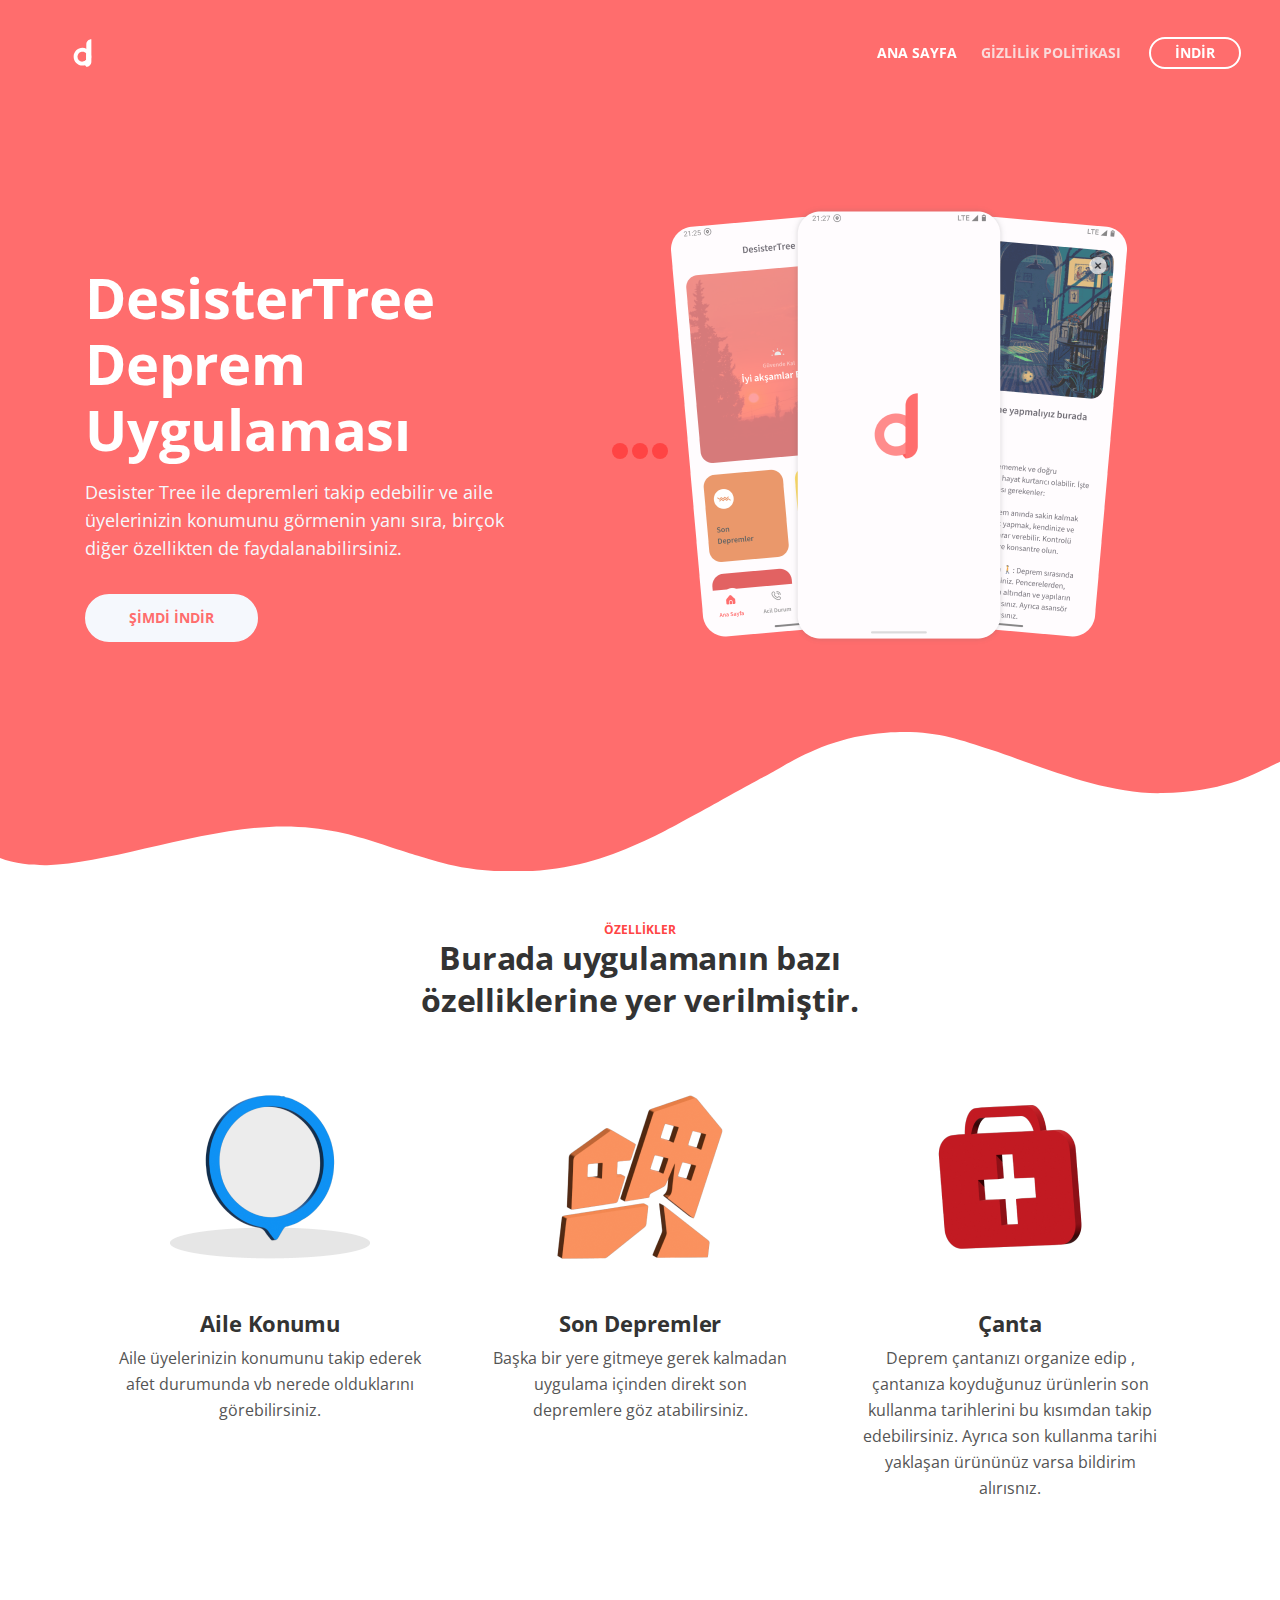
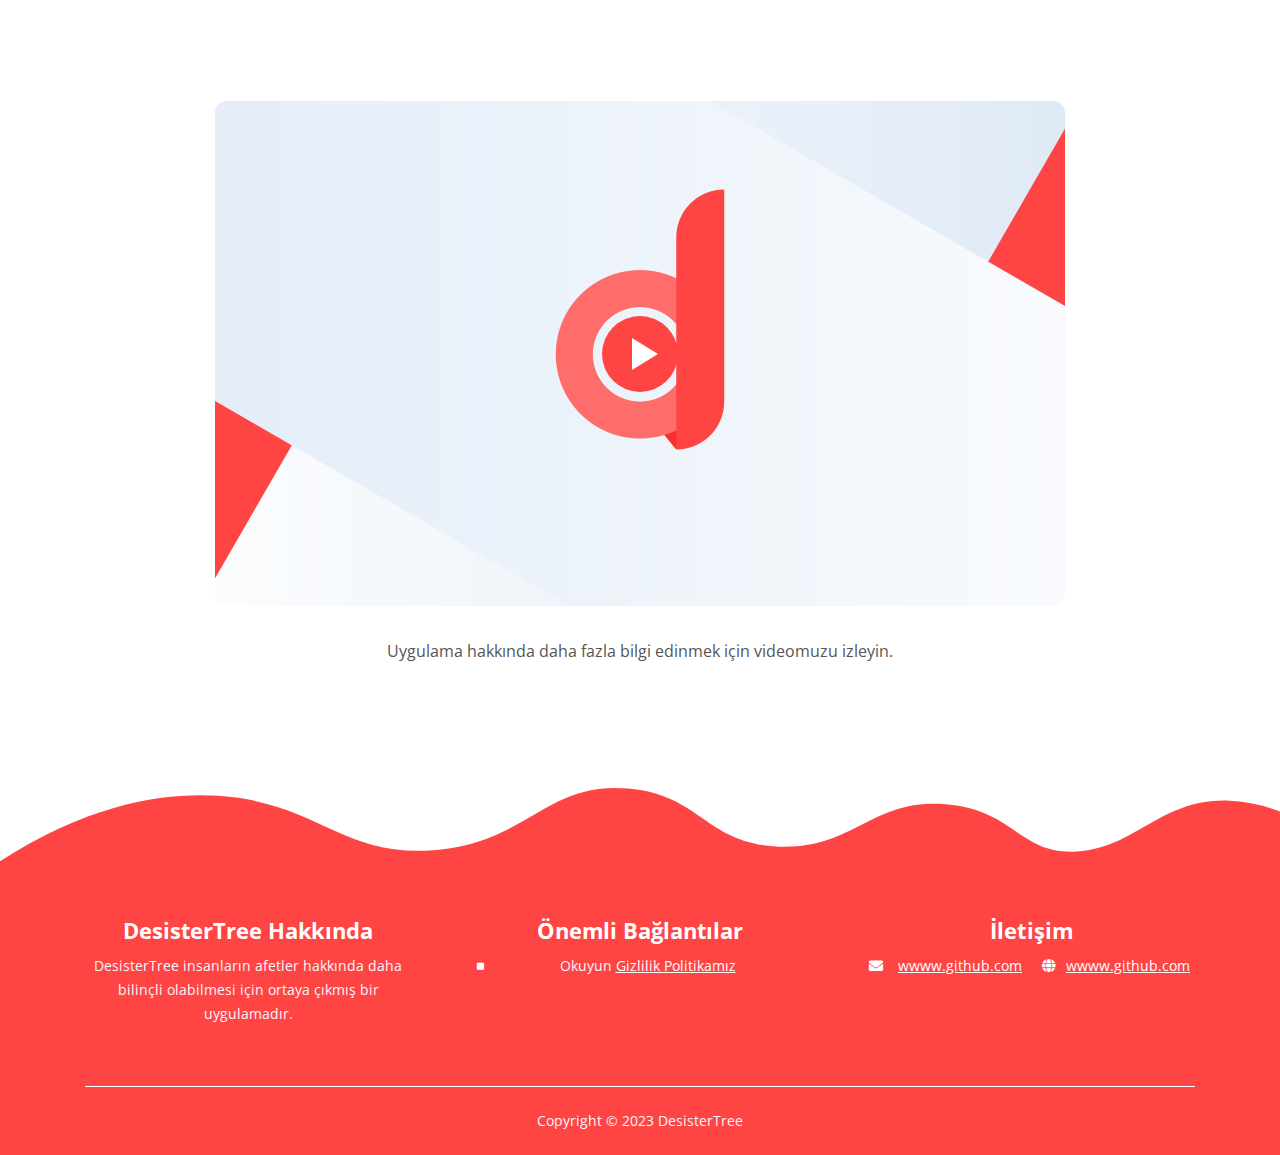
<file: index.html>
<!DOCTYPE html>
<html lang="en">
<head>
    <meta charset="utf-8">
    <meta name="viewport" content="width=device-width, initial-scale=1, shrink-to-fit=no">
    
    <!-- SEO Meta Tags -->
    <meta name="description" content="DesisterTree">
    <meta name="author" content="DesisterTree">

    <!-- OG Meta Tags to improve the way the post looks when you share the page on LinkedIn, Facebook, Google+ -->
	<meta property="og:site_name" content="" /> <!-- website name -->
	<meta property="og:site" content="" /> <!-- website link -->
	<meta property="og:title" content=""/> <!-- title shown in the actual shared post -->
	<meta property="og:description" content="" /> <!-- description shown in the actual shared post -->
	<meta property="og:image" content="" /> <!-- image link, make sure it's jpg -->
	<meta property="og:url" content="" /> <!-- where do you want your post to link to -->
	<meta property="og:type" content="article" />

    <!-- Website Title -->
    <title>DesisterTree</title>
    
    <!-- Styles -->
    <link href="https://fonts.googleapis.com/css?family=Open+Sans:400,400i,700&display=swap&subset=latin-ext" rel="stylesheet">
    <link href="css/bootstrap.css" rel="stylesheet">
    <link href="css/fontawesome-all.css" rel="stylesheet">
    <link href="css/swiper.css" rel="stylesheet">
	<link href="css/magnific-popup.css" rel="stylesheet">
	<link href="css/styles.css" rel="stylesheet">
	
	<!-- Favicon  -->
    <link rel="icon" href="images/favicon.svg">
</head>
<body data-spy="scroll" data-target=".fixed-top">
    
    <!-- Preloader -->
	<div class="spinner-wrapper">
        <div class="spinner">
            <div class="bounce1"></div>
            <div class="bounce2"></div>
            <div class="bounce3"></div>
        </div>
    </div>
    <!-- end of preloader -->
    

    <!-- Navigation -->
    <nav class="navbar navbar-expand-lg navbar-dark navbar-custom fixed-top">
        <div class="container">

            <!-- Text Logo - Use this if you don't have a graphic logo -->
            <!-- <a class="navbar-brand logo-text page-scroll" href="index.html">Tivo</a> -->

            <!-- Image Logo -->
            <a class="navbar-brand logo-image" href="index.html"><img src="images/logo.svg" alt="alternative"></a> 
            
            <!-- Mobile Menu Toggle Button -->
            <button class="navbar-toggler" type="button" data-toggle="collapse" data-target="#navbarsExampleDefault" aria-controls="navbarsExampleDefault" aria-expanded="false" aria-label="Toggle navigation">
                <span class="navbar-toggler-awesome fas fa-bars"></span>
                <span class="navbar-toggler-awesome fas fa-times"></span>
            </button>
            <!-- end of mobile menu toggle button -->

            <div class="collapse navbar-collapse" id="navbarsExampleDefault">
                <ul class="navbar-nav ml-auto">
                    <li class="nav-item">
                        <a class="nav-link page-scroll" href="#header">ANA SAYFA <span class="sr-only">(current)</span></a>
                    </li>
                    <li class="nav-item">
                        <a class="nav-link page-scroll" href="privacy-policy.html"><span class="item-text">GİZLİLİK POLİTİKASI</span></a>
                    </li>
                 
                

            

                </ul>
                <span class="nav-item">
                    <a class="btn-outline-sm" href="download.html">İNDİR</a>
                </span>
            </div>
        </div> <!-- end of container -->
    </nav> <!-- end of navbar -->
    <!-- end of navigation -->


    <!-- Header -->
    <header id="header" class="header">
        <div class="header-content">
            <div class="container">
                <div class="row">
                    <div class="col-lg-6 col-xl-5">
                        <div class="text-container">
                            <h1>DesisterTree Deprem Uygulaması</h1>
                            <p class="p-large">Desister Tree ile depremleri takip edebilir ve aile üyelerinizin konumunu görmenin yanı sıra, birçok diğer özellikten de faydalanabilirsiniz.</p>
                            <a class="btn-solid-lg page-scroll" href="download.html">ŞİMDİ İNDİR</a>
                        </div> <!-- end of text-container -->
                    </div> <!-- end of col -->
                    <div class="col-lg-6 col-xl-7">
                        <div class="image-container">
                            <div class="img-wrapper">
                                <img class="img-fluid" src="images/header-software-app.png" alt="alternative">
                            </div> <!-- end of img-wrapper -->
                        </div> <!-- end of image-container -->
                    </div> <!-- end of col -->
                </div> <!-- end of row -->
            </div> <!-- end of container -->
        </div> <!-- end of header-content -->
    </header> <!-- end of header -->
    <svg class="header-frame" data-name="Layer 1" xmlns="http://www.w3.org/2000/svg" preserveAspectRatio="none" viewBox="0 0 1920 310"><defs><style>.cls-1{fill:#FF4444;}</style></defs><title>header-frame</title><path class="cls-1" d="M0,283.054c22.75,12.98,53.1,15.2,70.635,14.808,92.115-2.077,238.3-79.9,354.895-79.938,59.97-.019,106.17,18.059,141.58,34,47.778,21.511,47.778,21.511,90,38.938,28.418,11.731,85.344,26.169,152.992,17.971,68.127-8.255,115.933-34.963,166.492-67.393,37.467-24.032,148.6-112.008,171.753-127.963,27.951-19.26,87.771-81.155,180.71-89.341,72.016-6.343,105.479,12.388,157.434,35.467,69.73,30.976,168.93,92.28,256.514,89.405,100.992-3.315,140.276-41.7,177-64.9V0.24H0V283.054Z"/></svg>
    <!-- end of header -->


   


    <!-- Description -->

    <div class="cards-1">
        <div class="container">
            <div class="row">
                <div class="col-lg-12">
                    <div class="above-heading">ÖZELLİKLER</div>
                    <h2 class="h2-heading">Burada uygulamanın bazı özelliklerine yer verilmiştir.</h2>
                </div> 
            </div> 
            <div class="row">
                <div class="col-lg-12">

                    
                    <div class="card">
                        <div class="card-image">
                            <img class="img-fluid" src="images/description-1.png" alt="alternative">
                        </div>
                        <div class="card-body">
                            <h4 class="card-title">Aile Konumu</h4>
                            <p>Aile üyelerinizin konumunu takip ederek afet durumunda vb nerede olduklarını görebilirsiniz.</p>
                        </div>
                    </div>
                 

                   
                    <div class="card">
                        <div class="card-image">
                            <img class="img-fluid" src="images/description-2.png" alt="alternative">
                        </div>
                        <div class="card-body">
                            <h4 class="card-title">Son Depremler</h4>
                            <p>Başka bir yere gitmeye gerek kalmadan uygulama içinden direkt son depremlere göz atabilirsiniz.</p>
                        </div>
                    </div>
                  

                    
                    <div class="card">
                        <div class="card-image">
                            <img class="img-fluid" src="images/description-3.png" alt="alternative">
                        </div>
                        <div class="card-body">
                            <h4 class="card-title">Çanta</h4>
                            <p>Deprem çantanızı organize edip , çantanıza koyduğunuz ürünlerin son kullanma tarihlerini bu kısımdan takip edebilirsiniz. Ayrıca son kullanma tarihi yaklaşan ürününüz varsa bildirim alırısnız.</p>
                        </div>
                    </div>
                   

                </div> 
            </div> 
        </div> 

    <!-- Video -->
    <div id="video" class="basic-2">
        <div class="container">
            <div class="row">
                <div class="col-lg-12">

                    <!-- Video Preview -->
                    <div class="image-container">
                        <div class="video-wrapper">
                            <a class="popup-youtube" href="" data-effect="fadeIn">
                                <img class="img-fluid" src="images/video-image.png" alt="alternative">
                                <span class="video-play-button">
                                    <span></span>
                                </span>
                            </a>
                        </div> <!-- end of video-wrapper -->
                    </div> <!-- end of image-container -->
                    <!-- end of video preview -->

                    <div class="p-heading">Uygulama hakkında daha fazla bilgi edinmek için videomuzu izleyin.</div>        
                </div> <!-- end of col -->
            </div> <!-- end of row -->
        </div> <!-- end of container -->
    </div> <!-- end of basic-2 -->
    <!-- end of video -->


    
    <!-- Disabled code
   
    <div class="form">
        <div class="container">
            <div class="row">
                <div class="col-lg-12">
                </div>
            </div> 
            <div class="row">
                <div class="col-lg-12">
                    <div class="icon-container">
                        <span class="fa-stack">
                            <a href="#your-link">
                                <i class="fas fa-circle fa-stack-2x"></i>
                                <i class="fab fa-facebook-f fa-stack-1x"></i>
                            </a>
                        </span>
                        <span class="fa-stack">
                            <a href="#your-link">
                                <i class="fas fa-circle fa-stack-2x"></i>
                                <i class="fab fa-twitter fa-stack-1x"></i>
                            </a>
                        </span>
                        <span class="fa-stack">
                            <a href="#your-link">
                                <i class="fas fa-circle fa-stack-2x"></i>
                                <i class="fab fa-pinterest-p fa-stack-1x"></i>
                            </a>
                        </span>
                        <span class="fa-stack">
                            <a href="#your-link">
                                <i class="fas fa-circle fa-stack-2x"></i>
                                <i class="fab fa-instagram fa-stack-1x"></i>
                            </a>
                        </span>
                        <span class="fa-stack">
                            <a href="#your-link">
                                <i class="fas fa-circle fa-stack-2x"></i>
                                <i class="fab fa-linkedin-in fa-stack-1x"></i>
                            </a>
                        </span>
                    </div>
                </div> 
            </div> 
        </div> 
    </div> <
-->

    <!-- Footer -->
    <svg class="footer-frame" data-name="Layer 2" xmlns="http://www.w3.org/2000/svg" preserveAspectRatio="none" viewBox="0 0 1920 79"><defs><style>.cls-2{fill:#FF4444;}</style></defs><title>footer-frame</title><path class="cls-2" d="M0,72.427C143,12.138,255.5,4.577,328.644,7.943c147.721,6.8,183.881,60.242,320.83,53.737,143-6.793,167.826-68.128,293-60.9,109.095,6.3,115.68,54.364,225.251,57.319,113.58,3.064,138.8-47.711,251.189-41.8,104.012,5.474,109.713,50.4,197.369,46.572,89.549-3.91,124.375-52.563,227.622-50.155A338.646,338.646,0,0,1,1920,23.467V79.75H0V72.427Z" transform="translate(0 -0.188)"/></svg>
    <div class="footer">
        <div class="container">
            <div class="row">
                <div class="col-md-4">
                    <div class="footer-col first">
                        <h4>DesisterTree Hakkında</h4>
                        <p class="p-small">DesisterTree insanların afetler hakkında daha bilinçli olabilmesi için ortaya çıkmış bir uygulamadır. </p>
                    </div>
                </div> <!-- end of col -->
                <div class="col-md-4">
                    <div class="footer-col middle">
                        <h4>Önemli Bağlantılar</h4>
                        <ul class="list-unstyled li-space-lg p-small">
                
                            <li class="media">
                                <i class="fas fa-square"></i>
                                <div class="media-body">Okuyun <a class="white" href="privacy-policy.html">Gizlilik Politikamız</a></div>
                            </li>
                        </ul>
                    </div>
                </div> <!-- end of col -->
                <div class="col-md-4">
                    <div class="footer-col last">
                        <h4>İletişim</h4>
                        <ul class="list-unstyled li-space-lg p-small">
                            <li class="media">
                                <i class="fas fa-envelope"></i>
                                <div class="media-body"><a class="white" href="wwww.github.com">wwww.github.com</a> <i class="fas fa-globe"></i><a class="white" href="wwww.github.com">wwww.github.com</a></div>
                            </li>
                        </ul>
                    </div> 
                </div> <!-- end of col -->
            </div> <!-- end of row -->
        </div> <!-- end of container -->
    </div> <!-- end of footer -->  
    <!-- end of footer -->


    <!-- Copyright -->
    <div class="copyright">
        <div class="container">
            <div class="row">
                <div class="col-lg-12">
                    <p class="p-small">Copyright © 2023 DesisterTree</p>
                </div> <!-- end of col -->
            </div> <!-- enf of row -->
        </div> <!-- end of container -->
    </div> <!-- end of copyright --> 
    <!-- end of copyright -->
    
    	
    <!-- Scripts -->
    <script src="js/jquery.min.js"></script> <!-- jQuery for Bootstrap's JavaScript plugins -->
    <script src="js/popper.min.js"></script> <!-- Popper tooltip library for Bootstrap -->
    <script src="js/bootstrap.min.js"></script> <!-- Bootstrap framework -->
    <script src="js/jquery.easing.min.js"></script> <!-- jQuery Easing for smooth scrolling between anchors -->
    <script src="js/swiper.min.js"></script> <!-- Swiper for image and text sliders -->
    <script src="js/jquery.magnific-popup.js"></script> <!-- Magnific Popup for lightboxes -->
    <script src="js/validator.min.js"></script> <!-- Validator.js - Bootstrap plugin that validates forms -->
    <script src="js/scripts.js"></script> <!-- Custom scripts -->
</body>
</html>
</file>
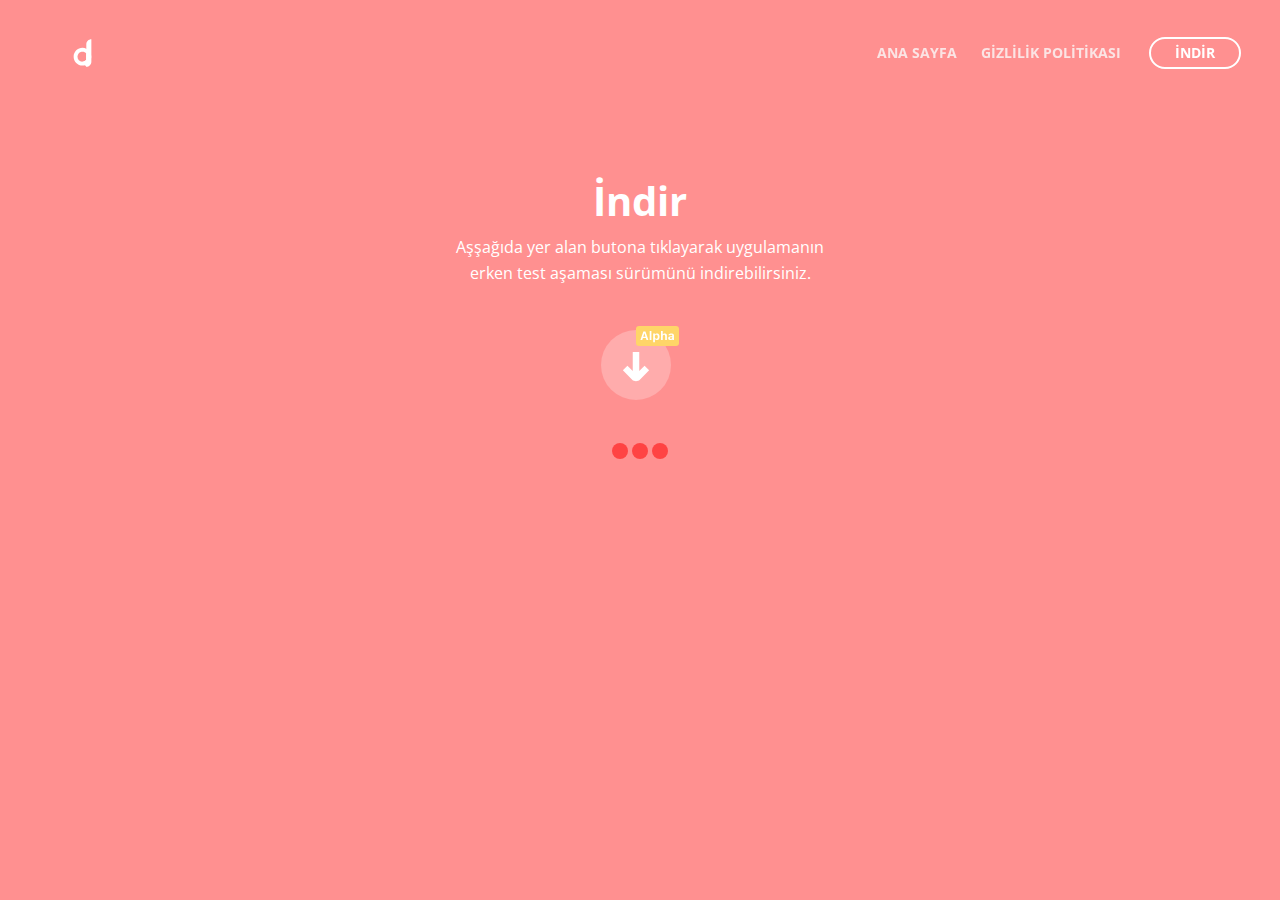
<file: download.html>
<!DOCTYPE html>
<html lang="en">
<head>
    <meta charset="utf-8">
    <meta name="viewport" content="width=device-width, initial-scale=1, shrink-to-fit=no">

    <!-- SEO Meta Tags -->
    <meta name="description" content="Tivo is a HTML landing page template built with Bootstrap to help you crate engaging presentations for SaaS apps and convert visitors into users.">
    <meta name="author" content="Inovatik">

    <!-- OG Meta Tags to improve the way the post looks when you share the page on LinkedIn, Facebook, Google+ -->
	<meta property="og:site_name" content="" /> <!-- website name -->
	<meta property="og:site" content="" /> <!-- website link -->
	<meta property="og:title" content=""/> <!-- title shown in the actual shared post -->
	<meta property="og:description" content="" /> <!-- description shown in the actual shared post -->
	<meta property="og:image" content="" /> <!-- image link, make sure it's jpg -->
	<meta property="og:url" content="" /> <!-- where do you want your post to link to -->
	<meta property="og:type" content="article" />

    <!-- Website Title -->
    <title>İndir - DesisterTree</title>

    <!-- Styles -->
    <link href="https://fonts.googleapis.com/css?family=Open+Sans:400,400i,700&display=swap&subset=latin-ext" rel="stylesheet">
    <link href="css/bootstrap.css" rel="stylesheet">
    <link href="css/fontawesome-all.css" rel="stylesheet">
    <link href="css/swiper.css" rel="stylesheet">
	<link href="css/magnific-popup.css" rel="stylesheet">
	<link href="css/styles.css" rel="stylesheet">

	<!-- Favicon  -->
    <link rel="icon" href="images/favicon.svg">
</head>
<body data-spy="scroll" data-target=".fixed-top">

    <!-- Preloader -->
	<div class="spinner-wrapper">
        <div class="spinner">
            <div class="bounce1"></div>
            <div class="bounce2"></div>
            <div class="bounce3"></div>
        </div>
    </div>
    <!-- end of preloader -->


    <!-- Navigation -->
    <nav class="navbar navbar-expand-lg navbar-dark navbar-custom fixed-top">
        <div class="container">

            <!-- Text Logo - Use this if you don't have a graphic logo -->
            <!-- <a class="navbar-brand logo-text page-scroll" href="index.html">Tivo</a> -->

            <!-- Image Logo -->
            <a class="navbar-brand logo-image" href="index.html"><img src="images/logo.svg" alt="alternative"></a> 
            
            <!-- Mobile Menu Toggle Button -->
            <button class="navbar-toggler" type="button" data-toggle="collapse" data-target="#navbarsExampleDefault" aria-controls="navbarsExampleDefault" aria-expanded="false" aria-label="Toggle navigation">
                <span class="navbar-toggler-awesome fas fa-bars"></span>
                <span class="navbar-toggler-awesome fas fa-times"></span>
            </button>
            <!-- end of mobile menu toggle button -->

            <div class="collapse navbar-collapse" id="navbarsExampleDefault">
                <ul class="navbar-nav ml-auto">
                    <li class="nav-item">
                        <a class="nav-link page-scroll" href="index.html">ANA SAYFA <span class="sr-only">(current)</span></a>
                    </li>
                    <li class="nav-item">
                        <a class="nav-link page-scroll" href="privacy-policy.html"><span class="item-text">GİZLİLİK POLİTİKASI</span></a>
                    </li>
                
                </ul>
                <span class="nav-item">
                    <a class="btn-outline-sm" href="download.html">İNDİR</a>
                </span>
            </div>
        </div> <!-- end of container -->
    </nav> <!-- end of navbar -->
    <!-- end of navigation -->

    <!-- Header -->
    <header id="header" class="ex-2-header">
        <div class="container">
            <div class="row">
                <div class="col-lg-12">
                    <h1>İndir</h1>
                   <p>Aşşağıda yer alan butona tıklayarak uygulamanın erken test aşaması sürümünü indirebilirsiniz.</p>
                   <div class="download_ic">
                    <a href="https://github.com/W3QRS/desister-tree-web/releases/latest/download/DesisterTree.apk" target="_blank">
                      <img src="images/fi-br-cloud-download.svg" alt="Download">
                    </a>
                  </div>
                </div> <!-- end of col -->
            </div> <!-- end of row -->
        </div> <!-- end of container -->
    </header> <!-- end of ex-header -->
    <!-- end of header -->

    <!-- Scripts -->
    <script src="js/jquery.min.js"></script> <!-- jQuery for Bootstrap's JavaScript plugins -->
    <script src="js/popper.min.js"></script> <!-- Popper tooltip library for Bootstrap -->
    <script src="js/bootstrap.min.js"></script> <!-- Bootstrap framework -->
    <script src="js/jquery.easing.min.js"></script> <!-- jQuery Easing for smooth scrolling between anchors -->
    <script src="js/swiper.min.js"></script> <!-- Swiper for image and text sliders -->
    <script src="js/jquery.magnific-popup.js"></script> <!-- Magnific Popup for lightboxes -->
    <script src="js/validator.min.js"></script> <!-- Validator.js - Bootstrap plugin that validates forms -->
    <script src="js/scripts.js"></script> <!-- Custom scripts -->
</body>
</html>
</file>
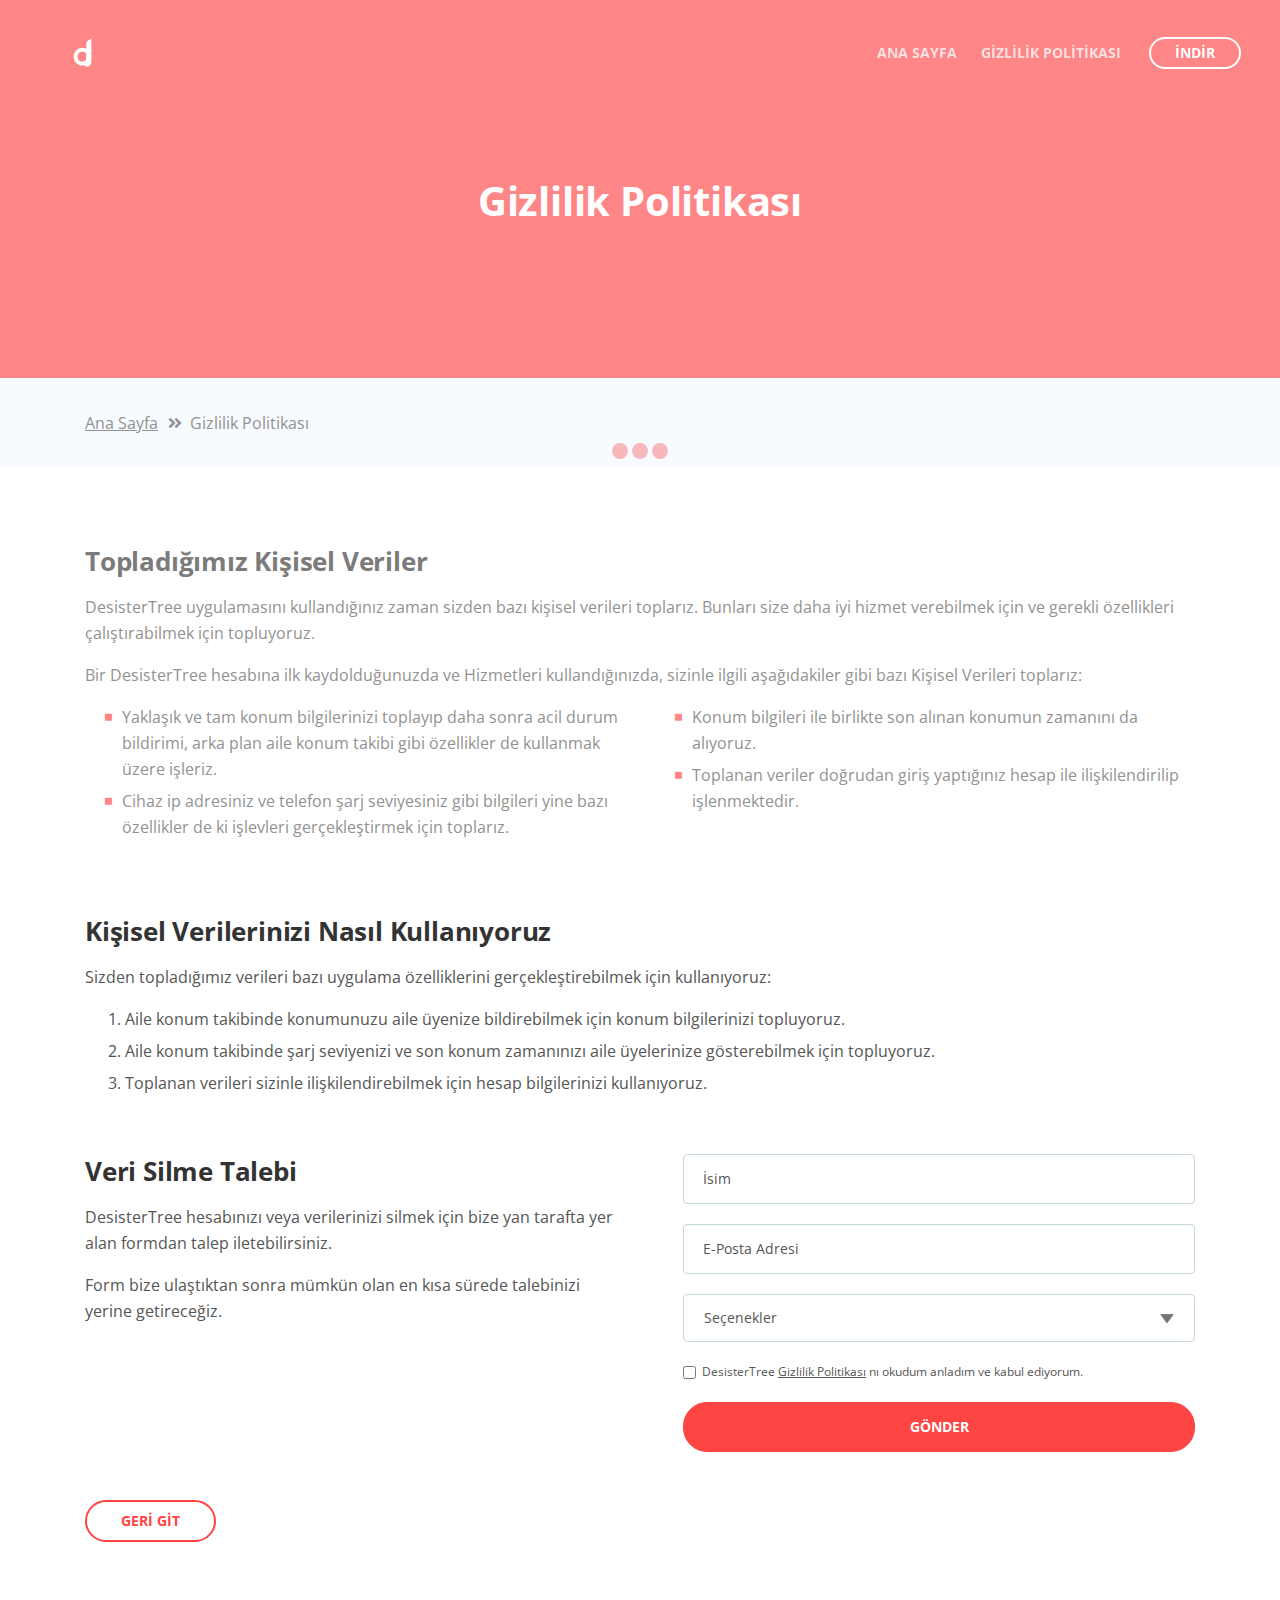
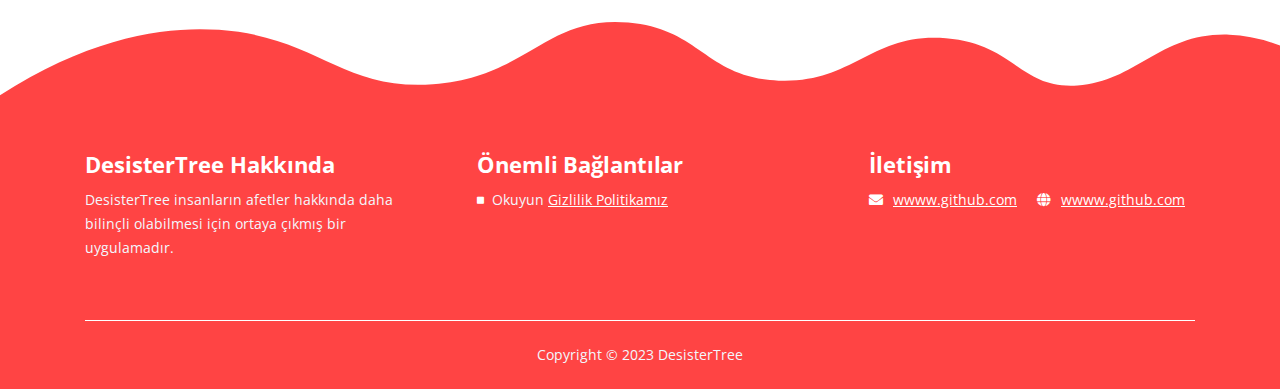
<file: privacy-policy.html>
<!DOCTYPE html>
<html lang="en">
<head>
    <meta charset="utf-8">
    <meta name="viewport" content="width=device-width, initial-scale=1, shrink-to-fit=no">
    
    <!-- SEO Meta Tags -->
    <meta name="description" content="Tivo is a HTML landing page template built with Bootstrap to help you crate engaging presentations for SaaS apps and convert visitors into users.">
    <meta name="author" content="Inovatik">

    <!-- OG Meta Tags to improve the way the post looks when you share the page on LinkedIn, Facebook, Google+ -->
	<meta property="og:site_name" content="" /> <!-- website name -->
	<meta property="og:site" content="" /> <!-- website link -->
	<meta property="og:title" content=""/> <!-- title shown in the actual shared post -->
	<meta property="og:description" content="" /> <!-- description shown in the actual shared post -->
	<meta property="og:image" content="" /> <!-- image link, make sure it's jpg -->
	<meta property="og:url" content="" /> <!-- where do you want your post to link to -->
	<meta property="og:type" content="article" />

    <!-- Website Title -->
    <title>Gizlilik Politikası - DesisterTree</title>
    
    <!-- Styles -->
    <link href="https://fonts.googleapis.com/css?family=Open+Sans:400,400i,700&display=swap&subset=latin-ext" rel="stylesheet">
    <link href="css/bootstrap.css" rel="stylesheet">
    <link href="css/fontawesome-all.css" rel="stylesheet">
    <link href="css/swiper.css" rel="stylesheet">
	<link href="css/magnific-popup.css" rel="stylesheet">
	<link href="css/styles.css" rel="stylesheet">
	
	<!-- Favicon  -->
    <link rel="icon" href="images/favicon.svg">
</head>
<body data-spy="scroll" data-target=".fixed-top">
    
    <!-- Preloader -->
	<div class="spinner-wrapper">
        <div class="spinner">
            <div class="bounce1"></div>
            <div class="bounce2"></div>
            <div class="bounce3"></div>
        </div>
    </div>
    <!-- end of preloader -->
    

    <!-- Navigation -->
    <nav class="navbar navbar-expand-lg navbar-dark navbar-custom fixed-top">
        <div class="container">

            <!-- Text Logo - Use this if you don't have a graphic logo -->
            <!-- <a class="navbar-brand logo-text page-scroll" href="index.html">Tivo</a> -->

            <!-- Image Logo -->
            <a class="navbar-brand logo-image" href="index.html"><img src="images/logo.svg" alt="alternative"></a> 
            
            <!-- Mobile Menu Toggle Button -->
            <button class="navbar-toggler" type="button" data-toggle="collapse" data-target="#navbarsExampleDefault" aria-controls="navbarsExampleDefault" aria-expanded="false" aria-label="Toggle navigation">
                <span class="navbar-toggler-awesome fas fa-bars"></span>
                <span class="navbar-toggler-awesome fas fa-times"></span>
            </button>
            <!-- end of mobile menu toggle button -->

            <div class="collapse navbar-collapse" id="navbarsExampleDefault">
                <ul class="navbar-nav ml-auto">
                    <li class="nav-item">
                        <a class="nav-link page-scroll" href="index.html">ANA SAYFA <span class="sr-only">(current)</span></a>
                    </li>
                    <li class="nav-item">
                        <a class="nav-link page-scroll" href="privacy-policy.html"><span class="item-text">GİZLİLİK POLİTİKASI</span></a>
                    </li>
                </ul>
                <span class="nav-item">
                    <a class="btn-outline-sm" href="download.html">İNDİR</a>
                </span>
            </div>
        </div> <!-- end of container -->
    </nav> <!-- end of navbar -->
    <!-- end of navigation -->


    <!-- Header -->
    <header id="header" class="ex-header">
        <div class="container">
            <div class="row">
                <div class="col-md-12">
                    <h1>Gizlilik Politikası</h1>
                </div> <!-- end of col -->
            </div> <!-- end of row -->
        </div> <!-- end of container -->
    </header> <!-- end of ex-header -->
    <!-- end of header -->


    <!-- Breadcrumbs -->
    <div class="ex-basic-1">
        <div class="container">
            <div class="row">
                <div class="col-lg-12">
                    <div class="breadcrumbs">
                        <a href="index.html">Ana Sayfa</a><i class="fa fa-angle-double-right"></i><span>Gizlilik Politikası</span>
                    </div> <!-- end of breadcrumbs -->
                </div> <!-- end of col -->
            </div> <!-- end of row -->
        </div> <!-- end of container -->
    </div> <!-- end of ex-basic-1 -->
    <!-- end of breadcrumbs -->


    <!-- Privacy Content -->
    <div class="ex-basic-2">
        <div class="container">
            <div class="row">
                <div class="col-lg-12">
                    <div class="text-container">
                        <h3>Topladığımız Kişisel Veriler</h3>
                        <p>DesisterTree uygulamasını kullandığınız zaman sizden bazı kişisel verileri toplarız. Bunları size daha iyi hizmet verebilmek için ve gerekli özellikleri çalıştırabilmek için topluyoruz.</p>
                        <p>Bir DesisterTree hesabına ilk kaydolduğunuzda ve Hizmetleri kullandığınızda, sizinle ilgili aşağıdakiler gibi bazı Kişisel Verileri toplarız:</p>
                        <div class="row">
                            <div class="col-md-6">
                                <ul class="list-unstyled li-space-lg indent">
                                    <li class="media">
                                        <i class="fas fa-square"></i>
                                        <div class="media-body">Yaklaşık ve tam konum bilgilerinizi toplayıp daha sonra acil durum bildirimi, arka plan aile konum takibi gibi özellikler de kullanmak üzere işleriz.</div>
                                    </li>
                                    <li class="media">
                                        <i class="fas fa-square"></i>
                                        <div class="media-body">Cihaz ip adresiniz ve telefon şarj seviyesiniz gibi bilgileri yine bazı özellikler de ki işlevleri gerçekleştirmek için toplarız.</div>
                                    </li>
                                
                                </ul>
                            </div> <!-- end of col -->

                            <div class="col-md-6">
                                <ul class="list-unstyled li-space-lg indent">
                                    <li class="media">
                                        <i class="fas fa-square"></i>
                                        <div class="media-body">Konum bilgileri ile birlikte son alınan konumun zamanını da alıyoruz.</div>
                                    </li>
                                    <li class="media">
                                        <i class="fas fa-square"></i>
                                        <div class="media-body">Toplanan veriler doğrudan giriş yaptığınız hesap ile ilişkilendirilip işlenmektedir.</div>
                                    </li>
                                </ul>
                            </div> <!-- end of col -->
                        </div> <!-- end of row -->
                    </div> <!-- end of text-container-->
                    
                    <div class="text-container">
                        <h3>Kişisel Verilerinizi Nasıl Kullanıyoruz</h3>
                        <p>Sizden topladığımız verileri bazı uygulama özelliklerini gerçekleştirebilmek için kullanıyoruz:</p>
                        <ol class="li-space-lg">
                            <li>Aile konum takibinde konumunuzu aile üyenize bildirebilmek için konum bilgilerinizi topluyoruz.</li>
                            <li>Aile konum takibinde şarj seviyenizi ve son konum zamanınızı aile üyelerinize gösterebilmek için topluyoruz.</li>
                            <li>Toplanan verileri sizinle ilişkilendirebilmek için hesap bilgilerinizi kullanıyoruz.</li>
                        </ol>
                    </div> <!-- end of text-container -->
                                       
                    <div class="row">
                        <div class="col-md-6">
                            <div class="text-container last">
                                <h3>Veri Silme Talebi</h3>
                                <p>DesisterTree hesabınızı veya verilerinizi silmek için bize yan tarafta yer alan formdan talep iletebilirsiniz.</p>
                                <p>Form bize ulaştıktan sonra mümkün olan en kısa sürede talebinizi yerine getireceğiz.</a></p>
                            </div> <!-- end of text container -->
                        </div> <!-- end of col-->
                        <div class="col-md-6">

                            <!-- Privacy Form -->
                            <div class="form-container">
                                <form id="privacyForm" data-toggle="validator" data-focus="false">
                                    <div class="form-group">
                                        <input type="text" class="form-control-input" id="pname" required>
                                        <label class="label-control" for="pname">İsim</label>
                                        <div class="help-block with-errors"></div>
                                    </div>
                                    <div class="form-group">
                                        <input type="email" class="form-control-input" id="pemail" required>
                                        <label class="label-control" for="pemail">E-Posta Adresi</label>
                                        <div class="help-block with-errors"></div>
                                    </div>
                                    <div class="form-group">
                                        <select class="form-control-select" id="pselect" required>
                                            <option class="select-option" value="" disabled selected>Seçenekler</option>
                                            <option class="select-option" value="Delete data">Hesabımı ve verilerimi sil</option>
                                            <option class="select-option" value="Delete data">Sadece geçmiş verilerimi sil</option>
                                        </select>
                                        <div class="help-block with-errors"></div>
                                    </div>
                                    <div class="form-group checkbox">
                                        <input type="checkbox" id="pterms" value="Agreed-to-Terms" required>DesisterTree <a href="privacy-policy.html">Gizlilik Politikası</a> nı okudum anladım ve kabul ediyorum.</a>
                                        <div class="help-block with-errors"></div>
                                    </div>
                                    <div class="form-group">
                                        <button type="submit" class="form-control-submit-button">GÖNDER</button>
                                    </div>
                                    <div class="form-message">
                                        <div id="pmsgSubmit" class="h3 text-center hidden"></div>
                                    </div>
                                </form>
                            </div> <!-- end of form container -->
                            <!-- end of privacy form -->

                        </div> <!-- end of col--> 
                    </div> <!-- end of row -->
                    <a class="btn-outline-reg" href="index.html">GERİ GİT</a>
                </div> <!-- end of col-->
            </div> <!-- end of row -->
        </div> <!-- end of container -->
    </div> <!-- end of ex-basic-2 -->
    <!-- end of privacy content -->


   

    
    <!-- Footer -->
    <svg class="footer-frame" data-name="Layer 2" xmlns="http://www.w3.org/2000/svg" preserveAspectRatio="none" viewBox="0 0 1920 79"><defs><style>.cls-2{fill:#FF4444;}</style></defs><title>footer-frame</title><path class="cls-2" d="M0,72.427C143,12.138,255.5,4.577,328.644,7.943c147.721,6.8,183.881,60.242,320.83,53.737,143-6.793,167.826-68.128,293-60.9,109.095,6.3,115.68,54.364,225.251,57.319,113.58,3.064,138.8-47.711,251.189-41.8,104.012,5.474,109.713,50.4,197.369,46.572,89.549-3.91,124.375-52.563,227.622-50.155A338.646,338.646,0,0,1,1920,23.467V79.75H0V72.427Z" transform="translate(0 -0.188)"/></svg>
    <div class="footer">
        <div class="container">
            <div class="row">
                <div class="col-md-4">
                    <div class="footer-col first">
                        <h4>DesisterTree Hakkında</h4>
                        <p class="p-small">DesisterTree insanların afetler hakkında daha bilinçli olabilmesi için ortaya çıkmış bir uygulamadır. </p>
                    </div>
                </div> <!-- end of col -->
                <div class="col-md-4">
                    <div class="footer-col middle">
                        <h4>Önemli Bağlantılar</h4>
                        <ul class="list-unstyled li-space-lg p-small">
                
                            <li class="media">
                                <i class="fas fa-square"></i>
                                <div class="media-body">Okuyun <a class="white" href="privacy-policy.html">Gizlilik Politikamız</a></div>
                            </li>
                        </ul>
                    </div>
                </div> <!-- end of col -->
                <div class="col-md-4">
                    <div class="footer-col last">
                        <h4>İletişim</h4>
                        <ul class="list-unstyled li-space-lg p-small">
                            <li class="media">
                                <i class="fas fa-envelope"></i>
                                <div class="media-body"><a class="white" href="wwww.github.com">wwww.github.com</a> <i class="fas fa-globe"></i><a class="white" href="wwww.github.com">wwww.github.com</a></div>
                            </li>
                        </ul>
                    </div> 
                </div> <!-- end of col -->
            </div> <!-- end of row -->
        </div> <!-- end of container -->
    </div> <!-- end of footer -->  
    <!-- end of footer -->


    <!-- Copyright -->
    <div class="copyright">
        <div class="container">
            <div class="row">
                <div class="col-lg-12">
                    <p class="p-small">Copyright © 2023 DesisterTree</p>
                </div> <!-- end of col -->
            </div> <!-- enf of row -->
        </div> <!-- end of container -->
    </div> <!-- end of copyright --> 
    <!-- end of copyright -->
    
    
    	
    <!-- Scripts -->
    <script src="js/jquery.min.js"></script> <!-- jQuery for Bootstrap's JavaScript plugins -->
    <script src="js/popper.min.js"></script> <!-- Popper tooltip library for Bootstrap -->
    <script src="js/bootstrap.min.js"></script> <!-- Bootstrap framework -->
    <script src="js/jquery.easing.min.js"></script> <!-- jQuery Easing for smooth scrolling between anchors -->
    <script src="js/swiper.min.js"></script> <!-- Swiper for image and text sliders -->
    <script src="js/jquery.magnific-popup.js"></script> <!-- Magnific Popup for lightboxes -->
    <script src="js/validator.min.js"></script> <!-- Validator.js - Bootstrap plugin that validates forms -->
    <script src="js/scripts.js"></script> <!-- Custom scripts -->
</body>
</html>
</file>
<file: css/styles.css>
/* Template: Tivo - SaaS App HTML Landing Page Template
   Author: Inovatik
   Created: Sep 2019
   Description: Master CSS file
*/

/*****************************************
Table Of Contents:

01. General Styles
02. Preloader
03. Navigation
04. Header
05. Customers
06. Description
07. Features
08. Features Lightboxes
09. Details
10. Video
11. Pricing
12. Testimonials
13. Newsletter
14. Footer
15. Copyright
16. Back To Top Button
17. Extra Pages
18. Sign Up and Log In Pages
19. Media Queries
******************************************/

/*****************************************
Colors:
- Backgrounds, buttons, bullets, icons - blue #5f4dee
- Backgrounds, light button, light body text - light gray #f3f7fd
- Headings text - black #333
- Body text - dark gray #555
******************************************/


/******************************/
/*     01. General Styles     */
/******************************/
body,
html {
    width: 100%;
	height: 100%;
}

body, p {
	color: #555; 
	font: 400 1rem/1.625rem "Open Sans", sans-serif;;
}
  
.p-large {
	font: 400 1.125rem/1.75rem "Open Sans", sans-serif;
}

.p-small {
	font: 400 0.875rem/1.5rem "Open Sans", sans-serif;
}

h1 {
	transition: transform 0.5s ease-in-out;
	color: #333;
	font: 700 2.5rem/3.125rem "Open Sans", sans-serif;
	letter-spacing: -0.2px;
}

h1:hover {
	transform: scale(1.1) translateY(-5%);
	transition: transform 0.5s ease-in-out;
  }

h2 {
	color: #333;
	font: 700 2rem/2.625rem "Open Sans", sans-serif;
	letter-spacing: -0.2px;
}

h3 {
	color: #333;
	font: 700 1.625rem/2.125rem "Open Sans", sans-serif;
	letter-spacing: -0.2px;
}

h4 {
	color: #333;
	font: 700 1.375rem/1.75rem "Open Sans", sans-serif;
	letter-spacing: -0.1px;
}

h5 {
	color: #333;
	font: 700 1.125rem/1.5rem "Open Sans", sans-serif;
	letter-spacing: -0.1px;
}

h6 {
	color: #333;
	font: 700 1rem/1.375rem "Open Sans", sans-serif;
	letter-spacing: -0.1px;
}

.above-heading {
	color: #FF4444;
	font: 700 0.75rem/0.875rem "Open Sans", sans-serif;
	text-align: center;
}

.p-heading {
	margin-bottom: 3.25rem;
}

.testimonial-text {
	font: italic 400 1rem/1.625rem "Open Sans", sans-serif;
}

.testimonial-author {
	font: 700 1rem/1.625rem "Open Sans", sans-serif;
	letter-spacing: -0.1px;
}

.li-space-lg li {
	margin-bottom: 0.375rem;
}

.indent {
	padding-left: 1.25rem;
}

a {
	color: #555;
	text-decoration: underline;
}

a:hover {
	color: #555;
	text-decoration: underline;
}

a.white {
	color: #fff;
}

.decorative-line {
	display: block;
	width: 5rem;
	height: 0.5rem;
	margin-right: auto;
	margin-left: auto;
}

.blue {
	color: #FF4444;
}

.btn-solid-reg {
	display: inline-block;
	padding: 1.1875rem 2.125rem 1.1875rem 2.125rem;
	border: 0.125rem solid #FF4444;
	border-radius: 2rem;
	background-color: #FF4444;
	color: #fff;
	font: 700 0.875rem/0 "Open Sans", sans-serif;
	text-decoration: none;
	transition: all 0.2s;
}

.btn-solid-reg:hover {
	background-color: transparent;
	color: #FF4444;
	text-decoration: none;
}

.btn-solid-lg {
	display: inline-block;
	padding: 1.375rem 2.625rem 1.375rem 2.625rem;
	border: 0.125rem solid #FF4444;
	border-radius: 2rem;
	background-color: #FF4444;
	color: #fff;
	font: 700 0.875rem/0 "Open Sans", sans-serif;
	text-decoration: none;
	transition: all 0.2s;
}

.btn-solid-lg:hover {
	background-color: transparent;
	color: #FF4444;
	text-decoration: none;
}

.btn-outline-reg {
	display: inline-block;
	padding: 1.1875rem 2.125rem 1.1875rem 2.125rem;
	border: 0.125rem solid #FF4444;
	border-radius: 2rem;
	background-color: transparent;
	color: #FF4444;
	font: 700 0.875rem/0 "Open Sans", sans-serif;
	text-decoration: none;
	transition: all 0.2s;
}

.btn-outline-reg:hover {
	background-color: #FF4444;
	color: #fff;
	text-decoration: none;
}

.btn-outline-lg {
	display: inline-block;
	padding: 1.375rem 2.625rem 1.375rem 2.625rem;
	border: 0.125rem solid #FF4444;
	border-radius: 2rem;
	background-color: transparent;
	color: #FF4444;
	font: 700 0.875rem/0 "Open Sans", sans-serif;
	text-decoration: none;
	transition: all 0.2s;
}

.btn-outline-lg:hover {
	background-color: #FF4444;
	color: #fff;
	text-decoration: none;
}

.btn-outline-sm {
	display: inline-block;
	padding: 0.875rem 1.5rem 0.875rem 1.5rem;
	border: 0.125rem solid #FF4444;
	border-radius: 2rem;
	background-color: transparent;
	color: #FF4444;
	font: 700 0.875rem/0 "Open Sans", sans-serif;
	text-decoration: none;
	transition: all 0.2s;
}

.btn-outline-sm:hover {
	background-color: #FF4444;
	color: #fff;
	text-decoration: none;
}

.form-group {
	position: relative;
	margin-bottom: 1.25rem;
}

.form-group.has-error.has-danger {
	margin-bottom: 0.625rem;
}

.form-group.has-error.has-danger .help-block.with-errors ul {
	margin-top: 0.375rem;
}

.label-control {
	position: absolute;
	top: 0.87rem;
	left: 1.25rem;
	color: #555;
	opacity: 1;
	font: 400 0.875rem/1.375rem "Open Sans", sans-serif;
	cursor: text;
	transition: all 0.2s ease;
}

/* IE10+ hack to solve lower label text position compared to the rest of the browsers */
@media screen and (-ms-high-contrast: active), screen and (-ms-high-contrast: none) {  
	.label-control {
		top: 0.9375rem;
	}
}

.form-control-input:focus + .label-control,
.form-control-input.notEmpty + .label-control,
.form-control-textarea:focus + .label-control,
.form-control-textarea.notEmpty + .label-control {
	top: 0.125rem;
	opacity: 1;
	font-size: 0.75rem;
	font-weight: 700;
}

.form-control-input,
.form-control-select {
	display: block; /* needed for proper display of the label in Firefox, IE, Edge */
	width: 100%;
	padding-top: 1.0625rem;
	padding-bottom: 0.0625rem;
	padding-left: 1.25rem;
	border: 1px solid #c4d8dc;
	border-radius: 0.25rem;
	background-color: #fff;
	color: #555;
	font: 400 0.875rem/1.875rem "Open Sans", sans-serif;
	transition: all 0.2s;
	-webkit-appearance: none; /* removes inner shadow on form inputs on ios safari */
}

.form-control-select {
	padding-top: 0.5rem;
	padding-bottom: 0.5rem;
	height: 3rem;
}

/* IE10+ hack to solve lower label text position compared to the rest of the browsers */
@media screen and (-ms-high-contrast: active), screen and (-ms-high-contrast: none) {  
	.form-control-input {
		padding-top: 1.25rem;
		padding-bottom: 0.75rem;
		line-height: 1.75rem;
	}

	.form-control-select {
		padding-top: 0.875rem;
		padding-bottom: 0.75rem;
		height: 3.125rem;
		line-height: 2.125rem;
	}
}

select {
    /* you should keep these first rules in place to maintain cross-browser behavior */
    -webkit-appearance: none;
	-moz-appearance: none;
	-ms-appearance: none;
    -o-appearance: none;
    appearance: none;
    background-image: url('../images/down-arrow.png');
    background-position: 96% 50%;
    background-repeat: no-repeat;
    outline: none;
}

select::-ms-expand {
    display: none; /* removes the ugly default down arrow on select form field in IE11 */
}

.form-control-textarea {
	display: block; /* used to eliminate a bottom gap difference between Chrome and IE/FF */
	width: 100%;
	height: 8rem; /* used instead of html rows to normalize height between Chrome and IE/FF */
	padding-top: 1.25rem;
	padding-left: 1.3125rem;
	border: 1px solid #c4d8dc;
	border-radius: 0.25rem;
	background-color: #fff;
	color: #555;
	font: 400 0.875rem/1.75rem "Open Sans", sans-serif;
	transition: all 0.2s;
}

.form-control-input:focus,
.form-control-select:focus,
.form-control-textarea:focus {
	border: 1px solid #a1a1a1;
	outline: none; /* Removes blue border on focus */
}

.form-control-input:hover,
.form-control-select:hover,
.form-control-textarea:hover {
	border: 1px solid #a1a1a1;
}

.checkbox {
	font: 400 0.75rem/1.25rem "Open Sans", sans-serif;
}

input[type='checkbox'] {
	vertical-align: -15%;
	margin-right: 0.375rem;
}

/* IE10+ hack to raise checkbox field position compared to the rest of the browsers */
@media screen and (-ms-high-contrast: active), screen and (-ms-high-contrast: none) {  
	input[type='checkbox'] {
		vertical-align: -9%;
	}
}

.form-control-submit-button {
	display: inline-block;
	width: 100%;
	height: 3.125rem;
	border: 1px solid #FF4444;
	border-radius: 1.5rem;
	background-color: #FF4444;
	color: #fff;
	font: 700 0.875rem/0 "Open Sans", sans-serif;
	cursor: pointer;
	transition: all 0.2s;
}

.form-control-submit-button:hover {
	background-color: transparent;
	color: #FF4444;
}

/* Form Success And Error Message Formatting */
#smsgSubmit.h3.text-center.tada.animated,
#lmsgSubmit.h3.text-center.tada.animated,
#nmsgSubmit.h3.text-center.tada.animated,
#pmsgSubmit.h3.text-center.tada.animated,
#smsgSubmit.h3.text-center,
#lmsgSubmit.h3.text-center,
#nmsgSubmit.h3.text-center,
#pmsgSubmit.h3.text-center {
	display: block;
	margin-bottom: 0;
	color: #555;
	font-size: 1.125rem;
	line-height: 1rem;
}

.help-block.with-errors .list-unstyled {
	color: #555;
	font-size: 0.75rem;
	line-height: 1.125rem;
	text-align: left;
}

.help-block.with-errors ul {
	margin-bottom: 0;
}
/* end of form success and error message formatting */

/* Form Success And Error Message Animation - Animate.css */
@-webkit-keyframes tada {
	from {
		-webkit-transform: scale3d(1, 1, 1);
		-ms-transform: scale3d(1, 1, 1);
		transform: scale3d(1, 1, 1);
	}
	10%, 20% {
		-webkit-transform: scale3d(.9, .9, .9) rotate3d(0, 0, 1, -3deg);
		-ms-transform: scale3d(.9, .9, .9) rotate3d(0, 0, 1, -3deg);
		transform: scale3d(.9, .9, .9) rotate3d(0, 0, 1, -3deg);
	}
	30%, 50%, 70%, 90% {
		-webkit-transform: scale3d(1.1, 1.1, 1.1) rotate3d(0, 0, 1, 3deg);
		-ms-transform: scale3d(1.1, 1.1, 1.1) rotate3d(0, 0, 1, 3deg);
		transform: scale3d(1.1, 1.1, 1.1) rotate3d(0, 0, 1, 3deg);
	}
	40%, 60%, 80% {
		-webkit-transform: scale3d(1.1, 1.1, 1.1) rotate3d(0, 0, 1, -3deg);
		-ms-transform: scale3d(1.1, 1.1, 1.1) rotate3d(0, 0, 1, -3deg);
		transform: scale3d(1.1, 1.1, 1.1) rotate3d(0, 0, 1, -3deg);
	}
	to {
		-webkit-transform: scale3d(1, 1, 1);
		-ms-transform: scale3d(1, 1, 1);
		transform: scale3d(1, 1, 1);
	}
}

@keyframes tada {
	from {
		-webkit-transform: scale3d(1, 1, 1);
		-ms-transform: scale3d(1, 1, 1);
		transform: scale3d(1, 1, 1);
	}
	10%, 20% {
		-webkit-transform: scale3d(.9, .9, .9) rotate3d(0, 0, 1, -3deg);
		-ms-transform: scale3d(.9, .9, .9) rotate3d(0, 0, 1, -3deg);
		transform: scale3d(.9, .9, .9) rotate3d(0, 0, 1, -3deg);
	}
	30%, 50%, 70%, 90% {
		-webkit-transform: scale3d(1.1, 1.1, 1.1) rotate3d(0, 0, 1, 3deg);
		-ms-transform: scale3d(1.1, 1.1, 1.1) rotate3d(0, 0, 1, 3deg);
		transform: scale3d(1.1, 1.1, 1.1) rotate3d(0, 0, 1, 3deg);
	}
	40%, 60%, 80% {
		-webkit-transform: scale3d(1.1, 1.1, 1.1) rotate3d(0, 0, 1, -3deg);
		-ms-transform: scale3d(1.1, 1.1, 1.1) rotate3d(0, 0, 1, -3deg);
		transform: scale3d(1.1, 1.1, 1.1) rotate3d(0, 0, 1, -3deg);
	}
	to {
		-webkit-transform: scale3d(1, 1, 1);
		-ms-transform: scale3d(1, 1, 1);
		transform: scale3d(1, 1, 1);
	}
}

.tada {
	-webkit-animation-name: tada;
	animation-name: tada;
}

.animated {
	-webkit-animation-duration: 1s;
	animation-duration: 1s;
	-webkit-animation-fill-mode: both;
	animation-fill-mode: both;
}
/* end of form success and error message animation - Animate.css */

/* Fade-move Animation For Details Lightbox - Magnific Popup */
/* at start */
.my-mfp-slide-bottom .zoom-anim-dialog {
	opacity: 0;
	transition: all 0.2s ease-out;
	-webkit-transform: translateY(-1.25rem) perspective(37.5rem) rotateX(10deg);
	-ms-transform: translateY(-1.25rem) perspective(37.5rem) rotateX(10deg);
	transform: translateY(-1.25rem) perspective(37.5rem) rotateX(10deg);
}

/* animate in */
.my-mfp-slide-bottom.mfp-ready .zoom-anim-dialog {
	opacity: 1;
	-webkit-transform: translateY(0) perspective(37.5rem) rotateX(0); 
	-ms-transform: translateY(0) perspective(37.5rem) rotateX(0); 
	transform: translateY(0) perspective(37.5rem) rotateX(0); 
}

/* animate out */
.my-mfp-slide-bottom.mfp-removing .zoom-anim-dialog {
	opacity: 0;
	-webkit-transform: translateY(-0.625rem) perspective(37.5rem) rotateX(10deg); 
	-ms-transform: translateY(-0.625rem) perspective(37.5rem) rotateX(10deg); 
	transform: translateY(-0.625rem) perspective(37.5rem) rotateX(10deg); 
}

/* dark overlay, start state */
.my-mfp-slide-bottom.mfp-bg {
	opacity: 0;
	transition: opacity 0.2s ease-out;
}

/* animate in */
.my-mfp-slide-bottom.mfp-ready.mfp-bg {
	opacity: 0.8;
}
/* animate out */
.my-mfp-slide-bottom.mfp-removing.mfp-bg {
	opacity: 0;
}
/* end of fade-move animation for details lightbox - magnific popup */

/* Fade Animation For Image Lightbox - Magnific Popup */
@-webkit-keyframes fadeIn {
	from {
		opacity: 0;
	}
	to {
		opacity: 1;
	}
}

@keyframes fadeIn {
	from {
		opacity: 0;
	}
	to {
		opacity: 1;
	}
}

.fadeIn {
	-webkit-animation: fadeIn 0.6s;
	animation: fadeIn 0.6s;
}

@-webkit-keyframes fadeOut {
	from {
		opacity: 1;
	}
	to {
		opacity: 0;
	}
}

@keyframes fadeOut {
	from {
		opacity: 1;
	}
	to {
		opacity: 0;
	}
}

.fadeOut {
	-webkit-animation: fadeOut 0.8s;
	animation: fadeOut 0.8s;
}
/* end of fade animation for image lightbox - magnific popup */


/*************************/
/*     02. Preloader     */
/*************************/
.spinner-wrapper {
	position: fixed;
	z-index: 999999;
	top: 0;
	right: 0;
	bottom: 0;
	left: 0;
	background: #fff;
}

.spinner {
	position: absolute;
	top: 50%; /* centers the loading animation vertically one the screen */
	left: 50%; /* centers the loading animation horizontally one the screen */
	width: 3.75rem;
	height: 1.25rem;
	margin: -0.625rem 0 0 -1.875rem; /* is width and height divided by two */ 
	text-align: center;
}

.spinner > div {
	display: inline-block;
	width: 1rem;
	height: 1rem;
	border-radius: 100%;
	background-color: #FF4444;
	-webkit-animation: sk-bouncedelay 1.4s infinite ease-in-out both;
	animation: sk-bouncedelay 1.4s infinite ease-in-out both;
}

.spinner .bounce1 {
	-webkit-animation-delay: -0.32s;
	animation-delay: -0.32s;
}

.spinner .bounce2 {
	-webkit-animation-delay: -0.16s;
	animation-delay: -0.16s;
}

@-webkit-keyframes sk-bouncedelay {
	0%, 80%, 100% { -webkit-transform: scale(0); }
	40% { -webkit-transform: scale(1.0); }
}

@keyframes sk-bouncedelay {
	0%, 80%, 100% { 
		-webkit-transform: scale(0);
		-ms-transform: scale(0);
		transform: scale(0);
	} 40% { 
		-webkit-transform: scale(1.0);
		-ms-transform: scale(1.0);
		transform: scale(1.0);
	}
}


/**************************/
/*     03. Navigation     */
/**************************/
.navbar-custom {
	background-color: #FF4444;
	font: 700 0.875rem/0.875rem "Open Sans", sans-serif;
	transition: all 0.2s;
}

.navbar-custom .container {
	max-width: 87.5rem;
}
.navbar-custom .container:hover {
	max-width: 87.5rem;
}
.navbar-custom .navbar-brand.logo-image img {
    width: 4.4375rem;
	height: 1.75rem;
}
.navbar-custom .navbar-brand.logo-text {
	font: 700 2rem/1.5rem "Open Sans", sans-serif;
	color: #fff;;
	text-decoration: none;
}

.navbar-custom .navbar-nav {
	margin-top: 0.75rem;
	margin-bottom: 0.5rem;
}

.navbar-custom .nav-item .nav-link {
	padding: 0.625rem 0.75rem 0.625rem 0.75rem;
	color: #f7f5f5;
	opacity: 0.8;
	text-decoration: none;
	transition: all 0.2s ease;
}

.navbar-custom .nav-item .nav-link:hover,
.navbar-custom .nav-item .nav-link.active {
	color: #fff;
	opacity: 1;
}

/* Dropdown Menu */
.navbar-custom .dropdown:hover > .dropdown-menu {
	display: block; /* this makes the dropdown menu stay open while hovering it */
	min-width: auto;
	animation: fadeDropdown 0.2s; /* required for the fade animation */
}

@keyframes fadeDropdown {
    0% {
        opacity: 0;
    }

    100% {
        opacity: 1;
    }
}

.navbar-custom .dropdown-toggle:focus { /* removes dropdown outline on focus */
	outline: 0;
}

.navbar-custom .dropdown-menu {
	margin-top: 0;
	border: none;
	border-radius: 0.25rem;
	background-color: #FF4444;
}

.navbar-custom .dropdown-item {
	color: #f7f5f5;
	opacity: 0.8;
	font: 700 0.875rem/0.875rem "Open Sans", sans-serif;
	text-decoration: none;
}

.navbar-custom .dropdown-item:hover {
	background-color: #5f4dee;
	color: #fff;
	opacity: 1;
}

.navbar-custom .dropdown-items-divide-hr {
	width: 100%;
	height: 1px;
	margin: 0.75rem auto 0.725rem auto;
	border: none;
	background-color: #c4d8dc;
	opacity: 0.2;
}
/* end of dropdown menu */

.navbar-custom .nav-item .btn-outline-sm {
	margin-top: 0.25rem;
	margin-bottom: 1.375rem;
	margin-left: 0.5rem;
	border: 0.125rem solid #fff;
	color: #fff;
}

.navbar-custom .nav-item .btn-outline-sm:hover {
	background-color: #fff;
	color: #FF4444;
}

.navbar-custom .navbar-toggler {
	padding: 0;
	border: none;
	color: #fff;
	font-size: 2rem;
}

.navbar-custom button[aria-expanded='false'] .navbar-toggler-awesome.fas.fa-times{
	display: none;
}

.navbar-custom button[aria-expanded='false'] .navbar-toggler-awesome.fas.fa-bars{
	display: inline-block;
}

.navbar-custom button[aria-expanded='true'] .navbar-toggler-awesome.fas.fa-bars{
	display: none;
}

.navbar-custom button[aria-expanded='true'] .navbar-toggler-awesome.fas.fa-times{
	display: inline-block;
	margin-right: 0.125rem;
}


/*********************/
/*    04. Header     */
/*********************/
.header {
	background-color: #FF4444;
}

.header .header-content {
	padding-top: 8rem;
	padding-bottom: 4rem;
	text-align: center;
}

.header .text-container {
	margin-bottom: 3rem;
}

.header h1 {
	margin-bottom: 1rem;
	color: #fff;
	font-size: 2.5rem;
	line-height: 3rem;
}

.header .p-large {
	margin-bottom: 2rem;
	color: #f3f7fd;
}

.header .btn-solid-lg {
	margin-right: 0.5rem;
	margin-bottom: 1.125rem;
	margin-left: 0.5rem;
	border-color: #f3f7fd;
	background-color: #f3f7fd;
	color: #FF4444;
	transition: all 0.5s ease-out;
	transform: scale(1.0);
}

.header .btn-solid-lg:hover {
	transition: all 0.5s ease-out;
	transform: scale(1.1);
	background: transparent;
	color: #f3f7fd;
}

.header .btn-outline-lg {
	border-color: #f3f7fd;
	color: #f3f7fd;
}

.header .btn-outline-lg:hover {
	background-color: #f3f7fd;
	color: #5f4dee;
}

.header-frame {
	margin-top: -1px; /* To remove white margin in FF */
	width: 100%;
	height: 2.25rem;
}


/*************************/
/*     05. Customers     */
/*************************/
.slider-1 {
	padding-top: 5rem;
	padding-bottom: 3.25rem;
}

.slider-1 .slider-container {
	text-align: center;
}


/***************************/
/*     06. Description     */
/***************************/
.cards-1 {
	padding-top: 3.25rem;
	text-align: center;
}

.cards-1 .h2-heading {
	margin-bottom: 3.5rem;
}

.cards-1 .card {
	max-width: 21rem;
	margin-right: auto;
	margin-bottom: 3.5rem;
	margin-left: auto;
	padding: 0;
	border: none;
}

.cards-1 .card-image {
	max-width: 16rem;
	margin-right: auto;
	margin-bottom: 2rem;
	margin-left: auto;
}

.cards-1 .card-title {
	margin-bottom: 0.5rem;
}

.cards-1 .card-body {
	padding: 0;
}


/************************/
/*     07. Features     */
/************************/
.tabs {
	padding-top: 8rem;
	padding-bottom: 8.125rem;
	background-color: #f3f7fd;
}

.tabs .h2-heading,
.tabs .p-heading {
	text-align: center;
}

.tabs .nav-tabs {
	display: block;
	margin-bottom: 2.25rem;
	border-bottom: none;
}

.tabs .nav-link {
	padding: 0.375rem 1rem 0.375rem 1rem;
	border: none;
	color: #86929b;
	font-weight: 700;
	font-size: 1.25rem;
	line-height: 1.75rem;
	text-align: center;
	text-decoration: none;
	transition: all 0.2s ease;
}

.tabs .nav-link:hover,
.tabs .nav-link.active {
	background: transparent;
	color: #5f4dee;
}

.tabs .nav-link .fas {
	margin-right: 0.625rem;
}

.tabs .image-container {
	margin-bottom: 2.75rem;
}

.tabs .list-unstyled .fas {
	color: #5f4dee;
	font-size: 0.5rem;
	line-height: 1.625rem;
}

.tabs .list-unstyled .media-body {
	margin-left: 0.625rem;
}

.tabs #tab-1 h3 {
	margin-bottom: 0.75rem;
}

.tabs #tab-1 .list-unstyled {
	margin-bottom: 1.5rem;
}

.tabs #tab-2 h3 {
	margin-bottom: 0.75rem;
}

.tabs #tab-2 .list-unstyled {
	margin-bottom: 1.5rem;
}

.tabs #tab-3 h3 {
	margin-bottom: 0.75rem;
}

.tabs #tab-3 .list-unstyled {
	margin-bottom: 1.5rem;
}


/***********************************/
/*     08. Features Lightboxes     */
/***********************************/
.lightbox-basic {
	margin: 2.5rem auto;
	padding: 2rem 1.5rem 2rem 1.5rem;
	border-radius: 0.25rem;
	background: #fff;
	text-align: left;
}

.lightbox-basic .container {
	padding-right: 0;
	padding-left: 0;
}

.lightbox-basic .image-container {
	max-width: 33.75rem;
	margin-right: auto;
	margin-bottom: 3rem;
	margin-left: auto;
}

.lightbox-basic h3 {
	margin-bottom: 0.5rem;
}

.lightbox-basic hr {
	width: 2.5rem;
	height: 0.125rem;
	margin-top: 0;
	margin-bottom: 0.875rem;
	margin-left: 0;
	border: 0;
	background-color: #5f4dee;
	text-align: left;
}

.lightbox-basic h4 {
	margin-bottom: 1rem;
}

.lightbox-basic .list-unstyled .fas {
	color:#5f4dee;
	font-size: 0.5rem;
	line-height: 1.625rem;
}

.lightbox-basic .list-unstyled .media-body {
	margin-left: 0.625rem;
}

.lightbox-basic .btn-outline-reg,
.lightbox-basic .btn-solid-reg {
	margin-top: 0.75rem;
}

/* Signup Button */
.lightbox-basic .btn-solid-reg.mfp-close {
	position: relative;
	width: auto;
	height: auto;
	color: #fff;
	opacity: 1;
}

.lightbox-basic .btn-solid-reg.mfp-close:hover {
	color: #5f4dee;
}
/* end of signup Button */

/* Back Button */
.lightbox-basic a.mfp-close.as-button {
	position: relative;
	width: auto;
	height: auto;
	margin-left: 0.375rem;
	color: #5f4dee;
	opacity: 1;
}

.lightbox-basic a.mfp-close.as-button:hover {
	color: #fff;
}
/* end of back button */

.lightbox-basic button.mfp-close.x-button {
	position: absolute;
	top: -0.125rem;
	right: -0.125rem;
	width: 2.75rem;
	height: 2.75rem;
	color: #707984;
}


/***********************/
/*     09. Details     */
/***********************/
.basic-1 {
	padding-top: 7.5rem;
	padding-bottom: 8rem;
}

.basic-1 .text-container {
	margin-bottom: 3.75rem;
}

.basic-1 .list-unstyled {
	margin-bottom: 1.375rem;
}

.basic-1 .list-unstyled .fas {
	color: #5f4dee;
	font-size: 0.5rem;
	line-height: 1.625rem;
}

.basic-1 .list-unstyled .media-body {
	margin-left: 0.625rem;
}


/*********************/
/*     10. Video     */
/*********************/
.basic-2 {
	padding-top: 8rem;
	padding-bottom: 6.75rem;
	background-color: #ffffff;
	text-align: center;
}

.basic-2 .image-container {
	margin-bottom: 2rem;
}

.basic-2 .image-container img {
	border-radius: 0.75rem;
}

.basic-2 .video-wrapper {
	position: relative;
}
/* Video Play Button */
.basic-2 .video-play-button {
	position: absolute;
	z-index: 10;
	top: 50%;
	left: 50%;
	display: block;
	box-sizing: content-box;
	width: 2rem;
	height: 2.75rem;
	padding: 1.125rem 1.25rem 1.125rem 1.75rem;
	border-radius: 50%;
	-webkit-transform: translateX(-50%) translateY(-50%);
	-ms-transform: translateX(-50%) translateY(-50%);
	transform: translateX(-50%) translateY(-50%);
}
  
.basic-2 .video-play-button:before {
	content: "";
	position: absolute;
	z-index: 0;
	top: 50%;
	left: 50%;
	display: block;
	width: 4.75rem;
	height: 4.75rem;
	border-radius: 50%;
	background: #FF4444;
	animation: pulse-border 1500ms ease-out infinite;
	-webkit-transform: translateX(-50%) translateY(-50%);
	-ms-transform: translateX(-50%) translateY(-50%);
	transform: translateX(-50%) translateY(-50%);
}
  
.basic-2 .video-play-button:after {
	content: "";
	position: absolute;
	z-index: 1;
	top: 50%;
	left: 50%;
	display: block;
	width: 4.375rem;
	height: 4.375rem;
	border-radius: 50%;
	background: #FF4444;
	transition: all 200ms;
	-webkit-transform: translateX(-50%) translateY(-50%);
	-ms-transform: translateX(-50%) translateY(-50%);
	transform: translateX(-50%) translateY(-50%);
}
  
.basic-2 .video-play-button span {
	position: relative;
	display: block;
	z-index: 3;
	top: 0.375rem;
	left: 0.25rem;
	width: 0;
	height: 0;
	border-left: 1.625rem solid #fff;
	border-top: 1rem solid transparent;
	border-bottom: 1rem solid transparent;
}
  
@keyframes pulse-border {
	0% {
		transform: translateX(-50%) translateY(-50%) translateZ(0) scale(1);
		opacity: 1;
	}
	100% {
		transform: translateX(-50%) translateY(-50%) translateZ(0) scale(1.5);
		opacity: 0;
	}
}
/* end of video play button */  

.basic-2 .p-heading {
	margin-bottom: 1rem;
}


/***********************/
/*     11. Pricing     */
/***********************/
.cards-2 {
	padding-top: 7.875rem;
	padding-bottom: 2.25rem;
	text-align: center;
}

.cards-2 .h2-heading {
	margin-bottom: 3.75rem;
}

.cards-2 .card {
	display: block;
	max-width: 19rem;
	margin-right: auto;
	margin-bottom: 3rem;
	margin-left: auto;
	border: 1px solid #ccd3df;
	border-radius: 0.375rem;
}

.cards-2 .card .card-body {
	padding: 2.5rem 2rem 2.75rem 2em;
}

.cards-2 .card .card-title {
	margin-bottom: 0.5rem;
	color: #5f4dee;
	font: 700 1.125rem/1.5rem "Open Sans", sans-serif;
}

.cards-2 .card .price .currency {
	margin-right: 0.25rem;
	color: #434c54;
	font-weight: 700;
	font-size: 1.5rem;
	vertical-align: 40%;
}

.cards-2 .card .price .value {
	color: #434c54;
	font: 700 3.25rem/3.5rem "Open Sans", sans-serif;
	text-align: center;
}

.cards-2 .card .frequency {
	font-size: 0.875rem;
}

.cards-2 .card .divider {
	height: 1px;
	margin-top: 1.75rem;
	margin-bottom: 2rem;
	border: none;
	background-color: #ccd3df;
}

.cards-2 .card .list-unstyled {
	margin-top: 1.875rem;
	margin-bottom: 1.625rem;
	text-align: left;
}

.cards-2 .card .list-unstyled .media {
	margin-bottom: 0.5rem;
}

.cards-2 .card .list-unstyled .fas {
	color: #5f4dee;
	font-size: 0.875rem;
	line-height: 1.625rem;
}

.cards-2 .card .list-unstyled .fas.fa-times {
	margin-left: 0.1875rem;
	margin-right: 0.125rem;
	color: #555;
}

.cards-2 .card .list-unstyled .media-body {
	margin-left: 0.625rem;
}


/****************************/
/*     12. Testimonials     */
/****************************/
.slider-2 {
	padding-top: 2.75rem;
	padding-bottom: 4rem;
}

.slider-2 .slider-container {
	position: relative;
}

.slider-2 .swiper-container {
	position: static;
	width: 82%;
	text-align: center;
}

.slider-2 .image-wrapper {
	width: 6rem;
	margin-right: auto;
	margin-bottom: 1rem;
	margin-left: auto;
}

.slider-2 .image-wrapper img {
	border-radius: 50%;
}

.slider-2 .testimonial-text {
	margin-bottom: 0.5rem;
}

.slider-2 .testimonial-author {
	color: #333;
}

.slider-2 .swiper-button-prev,
.slider-2 .swiper-button-next {
	width: 1.125rem;
}

.slider-2 .swiper-button-prev:focus,
.slider-2 .swiper-button-next:focus {
	/* even if you can't see it chrome you can see it on mobile device */
	outline: none;
}

.slider-2 .swiper-button-prev {
	left: -0.375rem;
	background-image: url("data:image/svg+xml;charset=utf-8,%3Csvg%20xmlns%3D'http%3A%2F%2Fwww.w3.org%2F2000%2Fsvg'%20viewBox%3D'0%200%2028%2044'%3E%3Cpath%20d%3D'M0%2C22L22%2C0l2.1%2C2.1L4.2%2C22l19.9%2C19.9L22%2C44L0%2C22L0%2C22L0%2C22z'%20fill%3D'%23505c67'%2F%3E%3C%2Fsvg%3E");
	background-size: 1.125rem 1.75rem;
}

.slider-2 .swiper-button-next {
	right: -0.375rem;
	background-image: url("data:image/svg+xml;charset=utf-8,%3Csvg%20xmlns%3D'http%3A%2F%2Fwww.w3.org%2F2000%2Fsvg'%20viewBox%3D'0%200%2028%2044'%3E%3Cpath%20d%3D'M27%2C22L27%2C22L5%2C44l-2.1-2.1L22.8%2C22L2.9%2C2.1L5%2C0L27%2C22L27%2C22z'%20fill%3D'%23505c67'%2F%3E%3C%2Fsvg%3E");
	background-size: 1.125rem 1.75rem;
}


/**************************/
/*     13. Newsletter     */
/**************************/
.form {
	padding-top: 4rem;
	padding-bottom: 6rem;
}

.form .text-container {
	margin-bottom: 3.5rem;
	padding: 3.5rem 1rem 2.5rem 1rem;
	border-radius: 0.5rem;
	background-color: #f3f7fd;
}

.form h2 {
	margin-bottom: 2.75rem;
	text-align: center;
}

.form .icon-container {
	text-align: center;
}

.form .fa-stack {
	width: 2em;
	margin-bottom: 0.75rem;
	margin-right: 0.375rem;
	font-size: 1.5rem;
}

.form .fa-stack .fa-stack-1x {
    color: #fff;
	transition: all 0.2s ease;
}

.form .fa-stack .fa-stack-2x {
	color: #5f4dee;
	transition: all 0.2s ease;
}

.form .fa-stack:hover .fa-stack-1x {
	color: #5f4dee;
}

.form .fa-stack:hover .fa-stack-2x {
    color: #f3f7fd;
}


/**********************/
/*     14. Footer     */
/**********************/
.footer-frame {
	width: 100%;
	height: 1.5rem;
}

.footer {
	padding-top: 3rem;
	padding-bottom: 0.5rem;
	background-color: #FF4444;
}

.footer .footer-col {
	margin-bottom: 2.25rem;
}

.footer h4 {
	margin-bottom: 0.625rem;
	color: #fff;
}

.footer .list-unstyled,
.footer p {
	color: #f3f7fd;
}

.footer .footer-col.middle .list-unstyled .fas {
	color: #fff;
	font-size: 0.5rem;
	line-height: 1.5rem;
}

.footer .footer-col.middle .list-unstyled .media-body {
	margin-left: 0.5rem;
}

.footer .footer-col.last .list-unstyled .fas {
	color: #fff;
	font-size: 0.875rem;
	line-height: 1.5rem;
}

.footer .footer-col.last .list-unstyled .media-body {
	margin-left: 0.625rem;
}

.footer .footer-col.last .list-unstyled .fas.fa-globe {
	margin-left: 1rem;
	margin-right: 0.625rem;
}


/*************************/
/*     15. Copyright     */
/*************************/
.copyright {
	padding-top: 1rem;
	padding-bottom: 0.375rem;
	background-color: #FF4444;
	text-align: center;
}

.copyright .p-small {
	padding-top: 1.375rem;
	border-top: 1px solid #ffffff;
	color: #f3f7fd;
}

.copyright a {
	color: #f3f7fd;
	text-decoration: none;
}


/**********************************/
/*     16. Back To Top Button     */
/**********************************/
a.back-to-top {
	position: fixed;
	z-index: 999;
	right: 0.75rem;
	bottom: 0.75rem;
	display: none;
	width: 2.625rem;
	height: 2.625rem;
	border-radius: 1.875rem;
	background: #FF4444 url("../images/up-arrow.png") no-repeat center 47%;
	background-size: 1.125rem 1.125rem;
	text-indent: -9999px;
}

a:hover.back-to-top {
	background-color: #FF4444; 
}


/***************************/
/*     17. Extra Pages     */
/***************************/
.ex-header {
	padding-top: 8rem;
	padding-bottom: 5rem;
	background-color: #FF4444;
	text-align: center;
}

.ex-header h1 {
	color: #fff;
}

.ex-basic-1 {
	padding-top: 2rem;
	padding-bottom: 0.875rem;
	background-color: #f3f7fd;
}

.ex-basic-1 .breadcrumbs {
	margin-bottom: 1.125rem;
}

.ex-basic-1 .breadcrumbs .fa {
	margin-right: 0.5rem;
	margin-left: 0.625rem;
}

.ex-basic-2 {
	padding-top: 4.75rem;
	padding-bottom: 4rem;
}

.ex-basic-2 h3 {
	margin-bottom: 1rem;
}

.ex-basic-2 .text-container {
	margin-bottom: 3.625rem;
}

.ex-basic-2 .text-container.last {
	margin-bottom: 0;
}

.ex-basic-2 .text-container.dark {
	padding: 1.625rem 1.5rem 0.75rem 2rem;
	background-color: #f3f7fd;
}

.ex-basic-2 .image-container-large {
	margin-bottom: 4rem;
}

.ex-basic-2 .image-container-large img {
	border-radius: 0.25rem;
}

.ex-basic-2 .image-container-small img {
	border-radius: 0.25rem;
}

.ex-basic-2 .list-unstyled .fas {
	color: #FF4444;
	font-size: 0.5rem;
	line-height: 1.625rem;
}

.ex-basic-2 .list-unstyled .media-body {
	margin-left: 0.625rem;
}

.ex-basic-2 .form-container {
	margin-top: 3rem;
}

.ex-basic-2 .btn-outline-reg {
	margin-top: 1.75rem;
}

.ex-footer-frame {
	width: 100%;
	height: 2.75rem;
	background-color: #f3f7fd;
}


/****************************************/
/*     18. Sign Up and Log In Pages     */
/****************************************/
.ex-2-header {
	padding-top: 9rem;
	background-color: #FF4444;
	text-align: center;
	min-height: 100vh;
}

.ex-2-header h1,
.ex-2-header p {
	color: #fff;
}

.ex-2-header p {
	max-width: 24rem;
	margin-right: auto;
	margin-bottom: 2.5rem;
	margin-left: auto;
}

.ex-2-header .form-container {
	max-width: 26rem;
	margin-right: auto;
	margin-left: auto;
	padding: 2.25rem 1.25rem 1.25rem 1.25rem;
	border-radius: 0.5rem;
	background-color: #f3f7fd;
}

.ex-2-header .checkbox {
	text-align: left;
}


/*****************************/
/*     19. Media Queries     */
/*****************************/	
/* Min-width width 768px */
@media (min-width: 768px) {
	
	/* General Styles */
	.p-heading {
		width: 85%;
		margin-right: auto;
		margin-left: auto;
	}

	.h2-heading {
		width: 80%;
		margin-right: auto;
		margin-left: auto;
	}
	/* end of general styles */


	/* Header */
	.header .text-container {
		margin-bottom: 4rem;
	}

	.header h1 {
		font-size: 3.5rem;
		line-height: 4.125rem;
	}

	.header .btn-solid-lg {
		margin-bottom: 0;
		margin-left: 0;
	}

	.header-frame {
		height: 5.5rem;
	}
	/* end of header */


	/* Testimonials */
	.slider-2 .swiper-button-prev {
		width: 1.375rem;
		background-size: 1.375rem 2.125rem;
	}
	
	.slider-2 .swiper-button-next {
		width: 1.375rem;
		background-size: 1.375rem 2.125rem;
	}
	/* end of testimonials */


	/* Newsletter */
	.form .text-container {
		padding: 4rem 2.5rem 3rem 2.5rem;
	}

	.form form {
		margin-right: 4rem;
		margin-left: 4rem;
	}
	/* end of newsletter */


	/* Footer */
	.footer-frame {
		height: 5rem;
	}
	/* end of footer */


	/* Extra Pages */
	.ex-header {
		padding-top: 11rem;
		padding-bottom: 9rem;
	}

	.ex-basic-2 .text-container.dark {
		padding: 2.5rem 3rem 2rem 3rem;
	}

	.ex-basic-2 .form-container {
		margin-top: 0;
	}
	/* end of extra pages */


	/* Sign Up And Log In Pages */
	.ex-2-header {
		padding-top: 11rem;
	}

	.ex-2-header .form-container {
		padding: 2.25rem 1.75rem 1.25rem 1.75rem;
	}
	/* end of sign up and log in pages */
}
/* end of min-width width 768px */


/* Min-width width 992px */
@media (min-width: 992px) {
	
	/* Navigation */
	.navbar-custom {
		padding: 2.125rem 1.5rem 2.125rem 2rem;
        background: transparent;
		box-shadow: none;
	}

	.navbar-custom .navbar-nav {
		margin-top: 0;
		margin-bottom: 0;
	}

	.navbar-custom .nav-item .nav-link {
		padding: 0.25rem 0.75rem 0.25rem 0.75rem;
	}
	
	.navbar-custom .nav-item .nav-link:hover,
	.navbar-custom .nav-item .nav-link.active {
		opacity: 1;
	}

	.navbar-custom.top-nav-collapse {
        padding: 0.5rem 1.5rem 0.5rem 2rem;
		background-color: #ff3939;
	}

	.navbar-custom.top-nav-collapse .nav-item .nav-link:hover,
	.navbar-custom.top-nav-collapse .nav-item .nav-link.active {
		color: #fff;
	}

	.navbar-custom .dropdown-menu {
		padding-top: 1rem;
		padding-bottom: 1rem;
		border-top: 0.25rem solid rgba(0, 0, 0, 0);
		border-radius: 0.25rem;
	}

	.navbar-custom.top-nav-collapse .dropdown-menu {
		border-top: 0.25rem solid rgba(0, 0, 0, 0);
		box-shadow: 0 0.375rem 0.375rem 0 rgba(0, 0, 0, 0.02);
	}

	.navbar-custom .dropdown-item {
		padding-top: 0.25rem;
		padding-bottom: 0.25rem;
	}

	.navbar-custom .dropdown-items-divide-hr {
		width: 84%;
	}

	.navbar-custom .nav-item .btn-outline-sm {
		margin-top: 0;
		margin-bottom: 0;
		margin-left: 1rem;
	}
	/* end of navigation */


	/* General Styles */
	.p-heading {
		width: 65%;
	}

	.h2-heading {
		width: 60%;
	}
	/* end of general styles */


	/* Header */
	.header .header-content {
		text-align: left;
	}

	.header .text-container {
		margin-top: 4rem;
		margin-bottom: 0;
	}

	.header .image-container {
		position: relative;
		margin-top: 3rem;
	}
	
	.header .image-container .img-wrapper {
		position: absolute;
		display: block;
		width: 470px;
	}

	.header-frame {
		height: 8rem;
	}
	/* end of header */


	/* Description */
	.cards-1 .card {
		display: inline-block;
		width: 17rem;
		max-width: 100%;
		margin-right: 1rem;
		margin-left: 1rem;
		vertical-align: top;
	}

	.cards-1 .card-image {
		width: 9rem;
	}
	/* end of description */


	/* Features */
	.tabs .nav-tabs {
		display: flex;
		justify-content: center;
		margin-bottom: 2.75rem;
	} 

	.tabs .nav-link {
		padding-right: 1.25rem;
		padding-left: 1.25rem;
		border-bottom: 2px solid rgb(202, 202, 202);
	}
	
	.tabs .nav-link:hover,
	.tabs .nav-link.active {
		border-bottom: 2px solid #5f4dee;
	}

	.tabs .image-container {
		margin-bottom: 0;
	}
	/* end of features */


	/* Features Lightboxes */
	.lightbox-basic {
		max-width: 62.5rem;
		padding: 2.5rem 2.5rem 2.5rem 2.5rem;
	}

	.lightbox-basic .image-container {
		max-width: 100%;
		margin-right: 2rem;
		margin-bottom: 0;
		margin-left: 0.5rem;
	}
	
	.lightbox-basic h3 {
		margin-top: 0.5rem;
	}
	/* end of features lightboxes */


	/* Details */
	.basic-1 {
		padding-top: 8rem;
	}

	.basic-1 .text-container {
		margin-bottom: 0;
	}
	/* end of details */


	/* Video */
	.basic-2 .image-container {
		max-width: 53.125rem;
		margin-right: auto;
		margin-left: auto;
	}

	.basic-2 p {
		width: 65%;
		margin-right: auto;
		margin-left: auto;
	}
	/* end of video */


	/* Pricing */
	.cards-2 .card {
		display: inline-block;
		margin-right: 0.5rem;
		margin-left: 0.5rem;
		vertical-align: top;
	}
	/* end of pricing */


	/* Testimonials */
	.slider-2 .swiper-container {
		width: 92%;
		text-align: left;
	}

	.slider-2 .image-wrapper {
		float: left;
		width: 10rem;
		margin-bottom: 0;
	}

	.slider-2 .text-wrapper {
		max-width: 100%;
		margin-top: 1.25rem;
		margin-left: 13rem;
	}

	.slider-2 .swiper-button-prev {
		left: -0.75rem;
	}
	
	.slider-2 .swiper-button-next {
		right: -0.75rem;
	}
	/* end of testimonials */


	/* Newsletter */
	.form .text-container {
		width: 55rem;
		margin-right: auto;
		margin-left: auto;
		padding-top: 5rem;
		padding-bottom: 4.5rem;
	}

	.form h2 {
		margin-right: 7rem;
		margin-left: 7rem;
	}

	.form form {
		margin-right: 9rem;
		margin-left: 9rem;
	}
	/* end of newsletter */


	/* Extra Pages */
	.ex-header h1 {
		width: 80%;
		margin-right: auto;
		margin-left: auto;
	}

	.ex-basic-2 {
		padding-bottom: 5rem;
	}
	/* end of extra pages */
}
/* end of min-width width 992px */


/* Min-width width 1200px */
@media (min-width: 1200px) {
	
	/* General Styles */
	.h2-heading {
		width: 50%;
	}
	/* end of general styles */


	/* Header */
	.header .header-content {
		padding-top: 11rem;
		padding-bottom: 5rem;
	}

	.header .text-container {
		margin-top: 5.5rem;
		margin-right: 0.5rem;
	}

	.header .image-container {
		margin-top: 1rem;
		margin-left: 1.5rem;
	}

	.header .image-container .img-wrapper {
		width: 630px;
	}

	.header-frame {
		height: 9.375rem;
	}
	/* end of header */
	

	/* Customer */
	.slider-1 .slider-container {
		margin-right: 3rem;
		margin-left: 3rem;
	}
	/* end of customer */


	/* Description */
	.cards-1 .card {
		width: 18.875rem;
		margin-right: 2rem;
		margin-left: 2rem;
	}

	.cards-1 .card-image {
		width: 12.5rem;
	}
	/* end of description */


	/* Features */
	.tabs .image-container {
		margin-right: 1.5rem;
		margin-left: 1rem;
	}
	
	.tabs .text-container {
		margin-top: 1.5rem;
		margin-right: 1rem;
		margin-left: 1.5rem;
	}
	/* end of features */


	/* Details */
	.basic-1 .image-container {
		margin-right: 1rem;
		margin-left: 1.5rem;
	}
	
	.basic-1 .text-container {
		margin-top: 1rem;
		margin-right: 1.5rem;
		margin-left: 1rem;
	}

	.basic-1 h2 {
		margin-bottom: 1rem;
	}
	/* end of details */


	/* Pricing */
	.cards-2 .card {
		width: 19.375rem;
		max-width: 100%;
		margin-right: 1.75rem;
		margin-left: 1.75rem;
	}

	.cards-2 .card .card-body {
		padding-right: 2.25rem;
		padding-left: 2.25rem;
	}
	/* end of pricing */


	/* Testimonials */
	.slider-2 .slider-container {
		width: 64.125rem;
		margin-right: auto;
		margin-left: auto;
	}
	/* end of testimonials */


	/* Newsletter */
	.form .text-container {
		width: 64.75rem;
		padding-top: 6rem;
		padding-bottom: 5.5rem;
	}

	.form h2 {
		margin-right: 12rem;
		margin-left: 12rem;
	}

	.form form {
		margin-right: 15rem;
		margin-left: 15rem;
	}
	/* end of newsletter */


	/* Footer */
	.footer .footer-col.first {
		margin-right: 1.5rem;
	}

	.footer .footer-col.middle {
		margin-right: 0.75rem;
		margin-left: 0.75rem;
	}

	.footer .footer-col.last {
		margin-left: 1.5rem;
	}
	/* end of footer */


	/* Extra Pages */
	.ex-header h1 {
		width: 60%;
		margin-right: auto;
		margin-left: auto;
	}

	.ex-basic-2 .form-container {
		margin-left: 1.75rem;
	}

	.ex-basic-2 .image-container-small {
		margin-left: 1.75rem;
	}
	/* end of extra pages */
}
/* end of min-width width 1200px */
/* downlaod ic animation start */
.download_ic img {
	transition: all 0.3s ease-in-out;
  }
  
  .download_ic img:hover {
	transform: scale(1.2);
	opacity: 50%;
  }
  /* main page app photo animation */
  .img-wrapper:hover img {
    transform: scale(1.1);
    transition: all 0.5s ease-in-out;
}
.img-wrapper img {
    transform: scale(1.0);
    transition: all 0.5s ease-out;
}
/* main page nav logo photo animation */
.logo-image {
	transition: all 0.5s ease-out;
}
.logo-image:hover {
	transition: all 0.5s ease-out;
	transform: scale(1.2) ;
}
.p-large {
	transition: transform 0.5s ease-in-out;

}
.p-large:hover {
	transform: scale(1.1);
	transition: transform 0.5s ease-in-out;
  }
</file>
